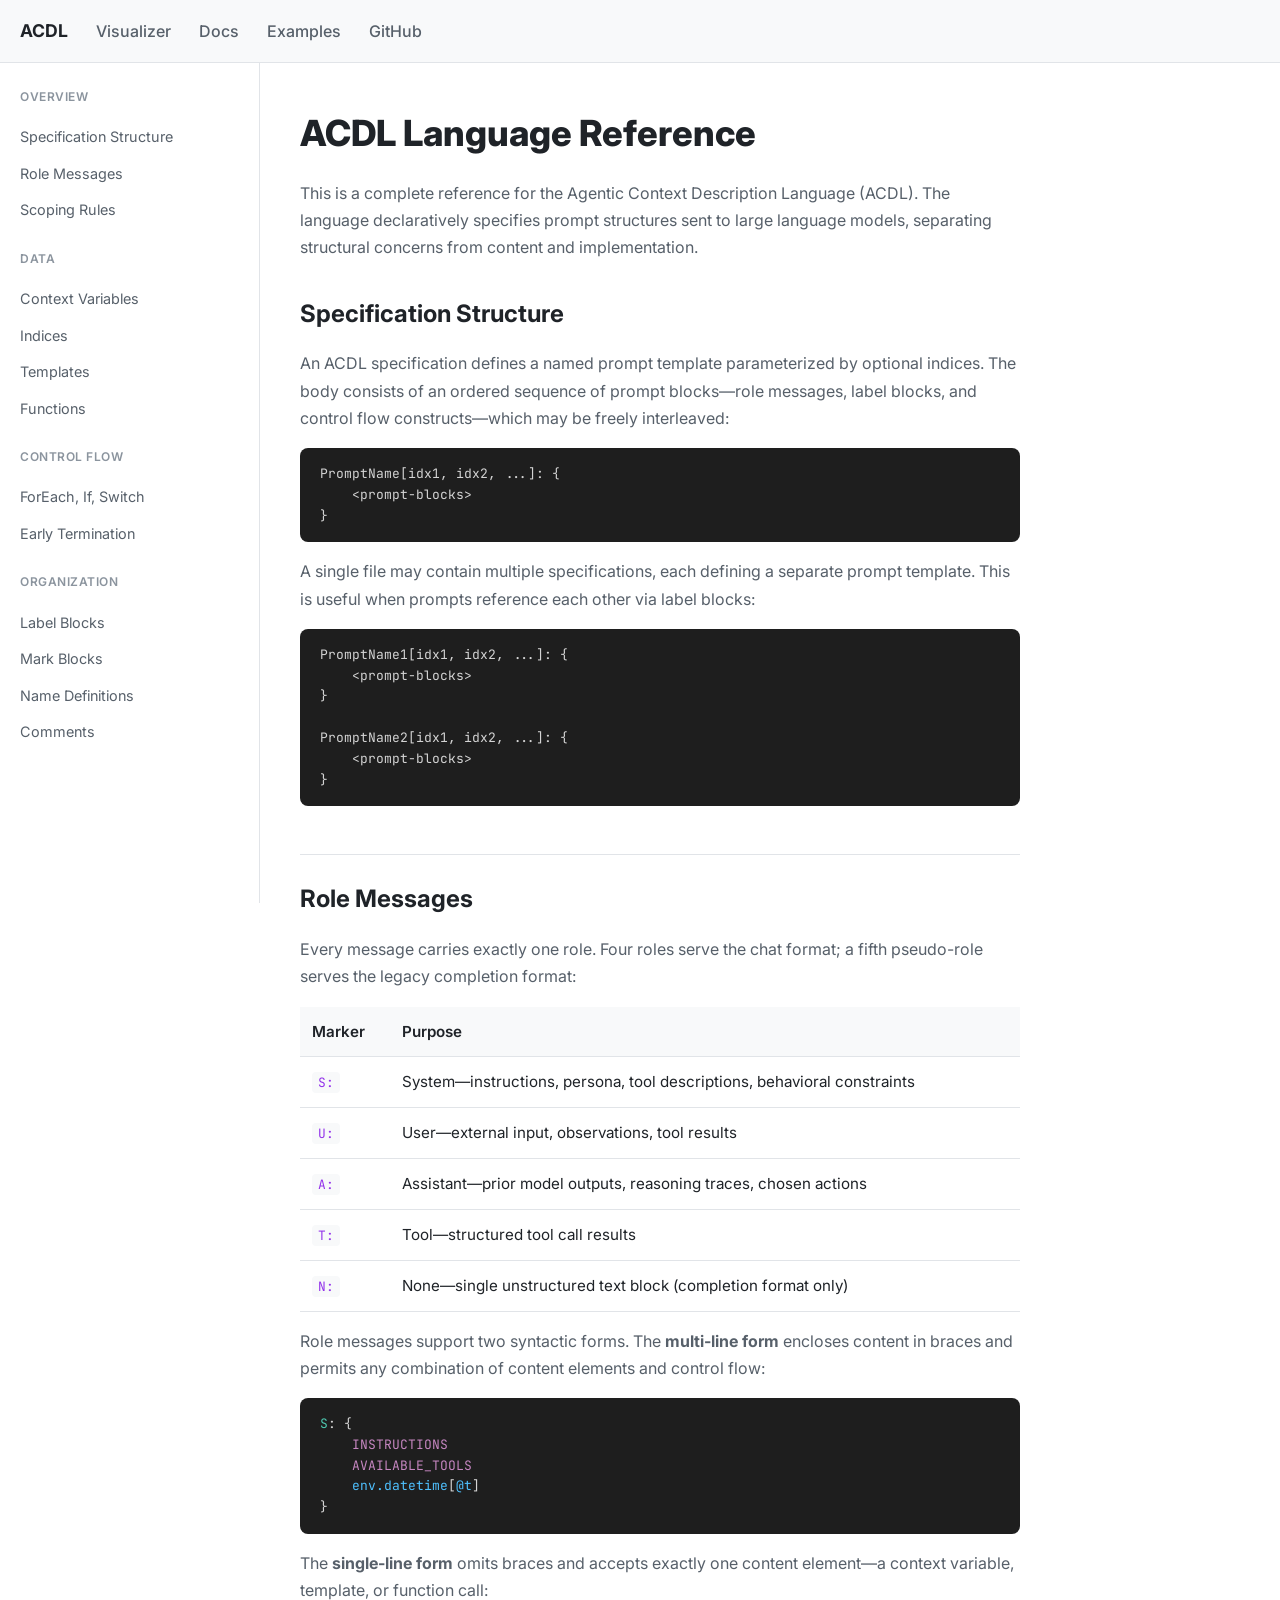
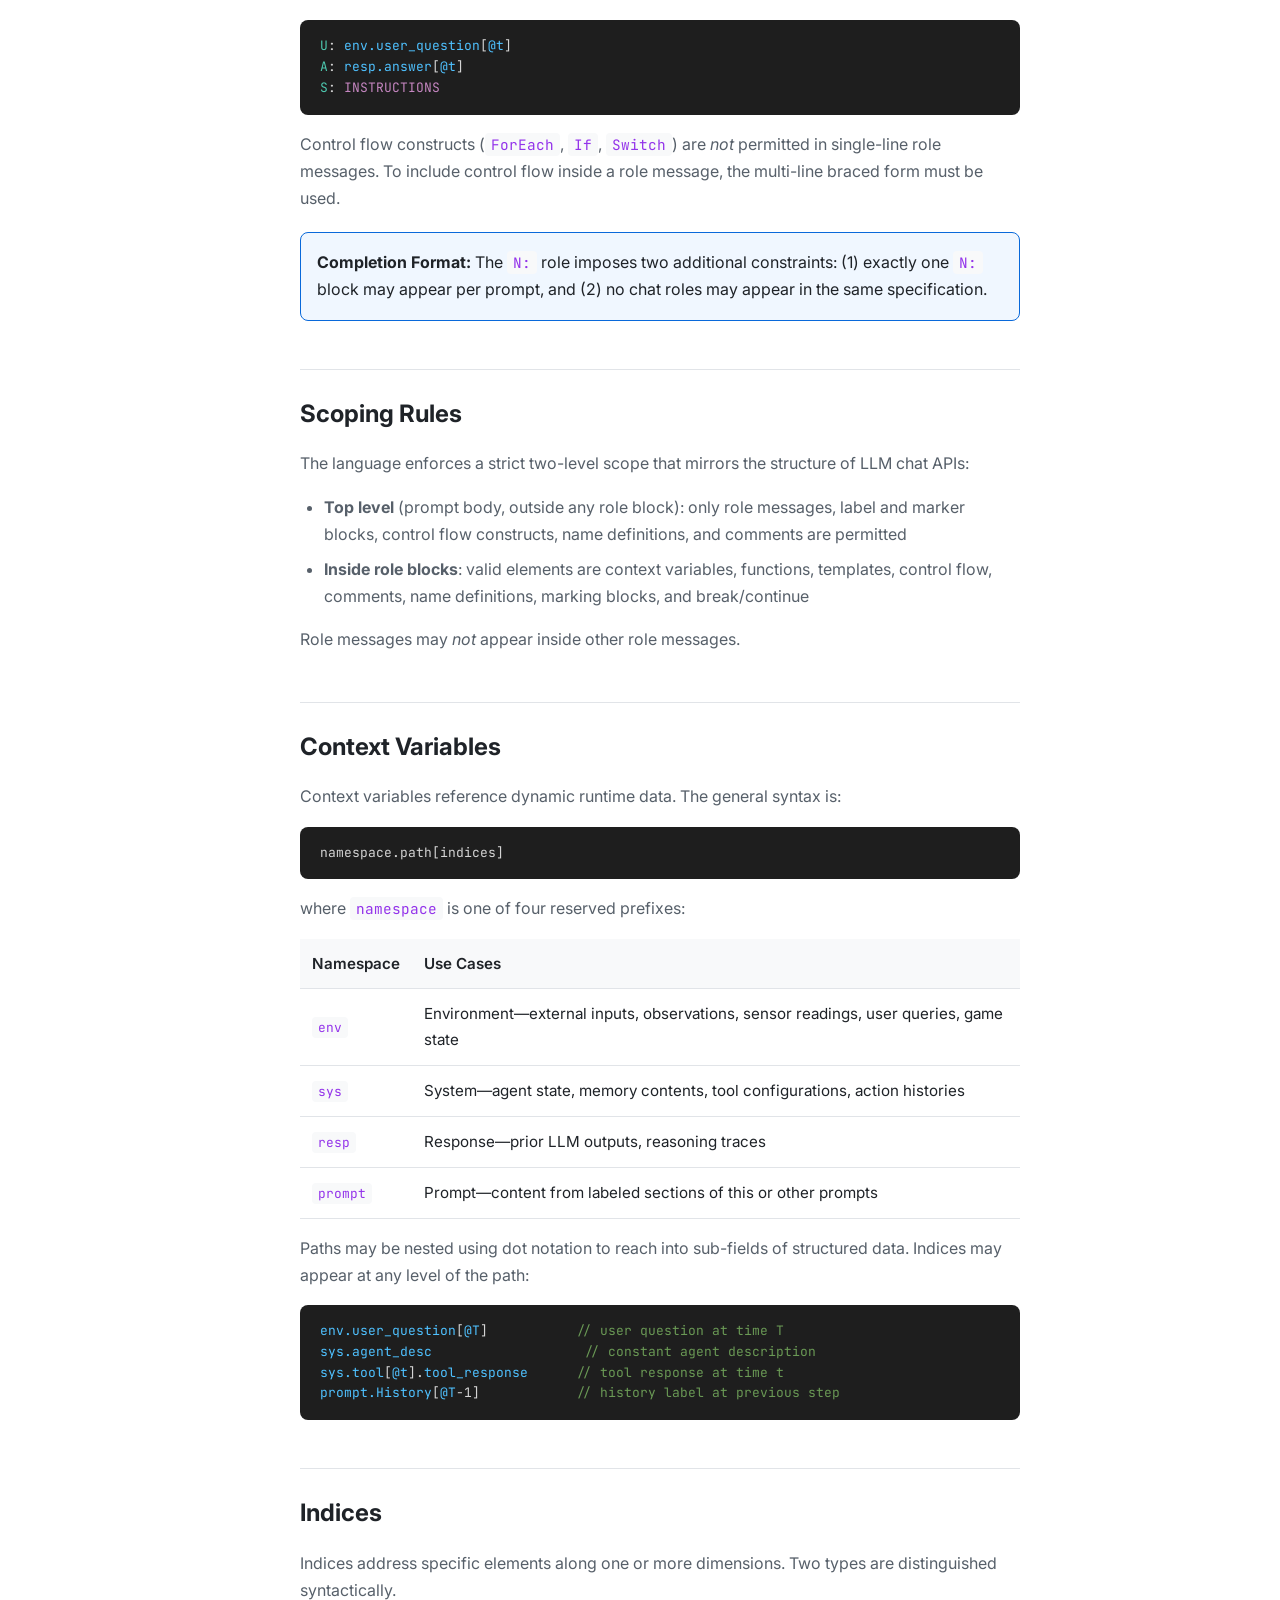
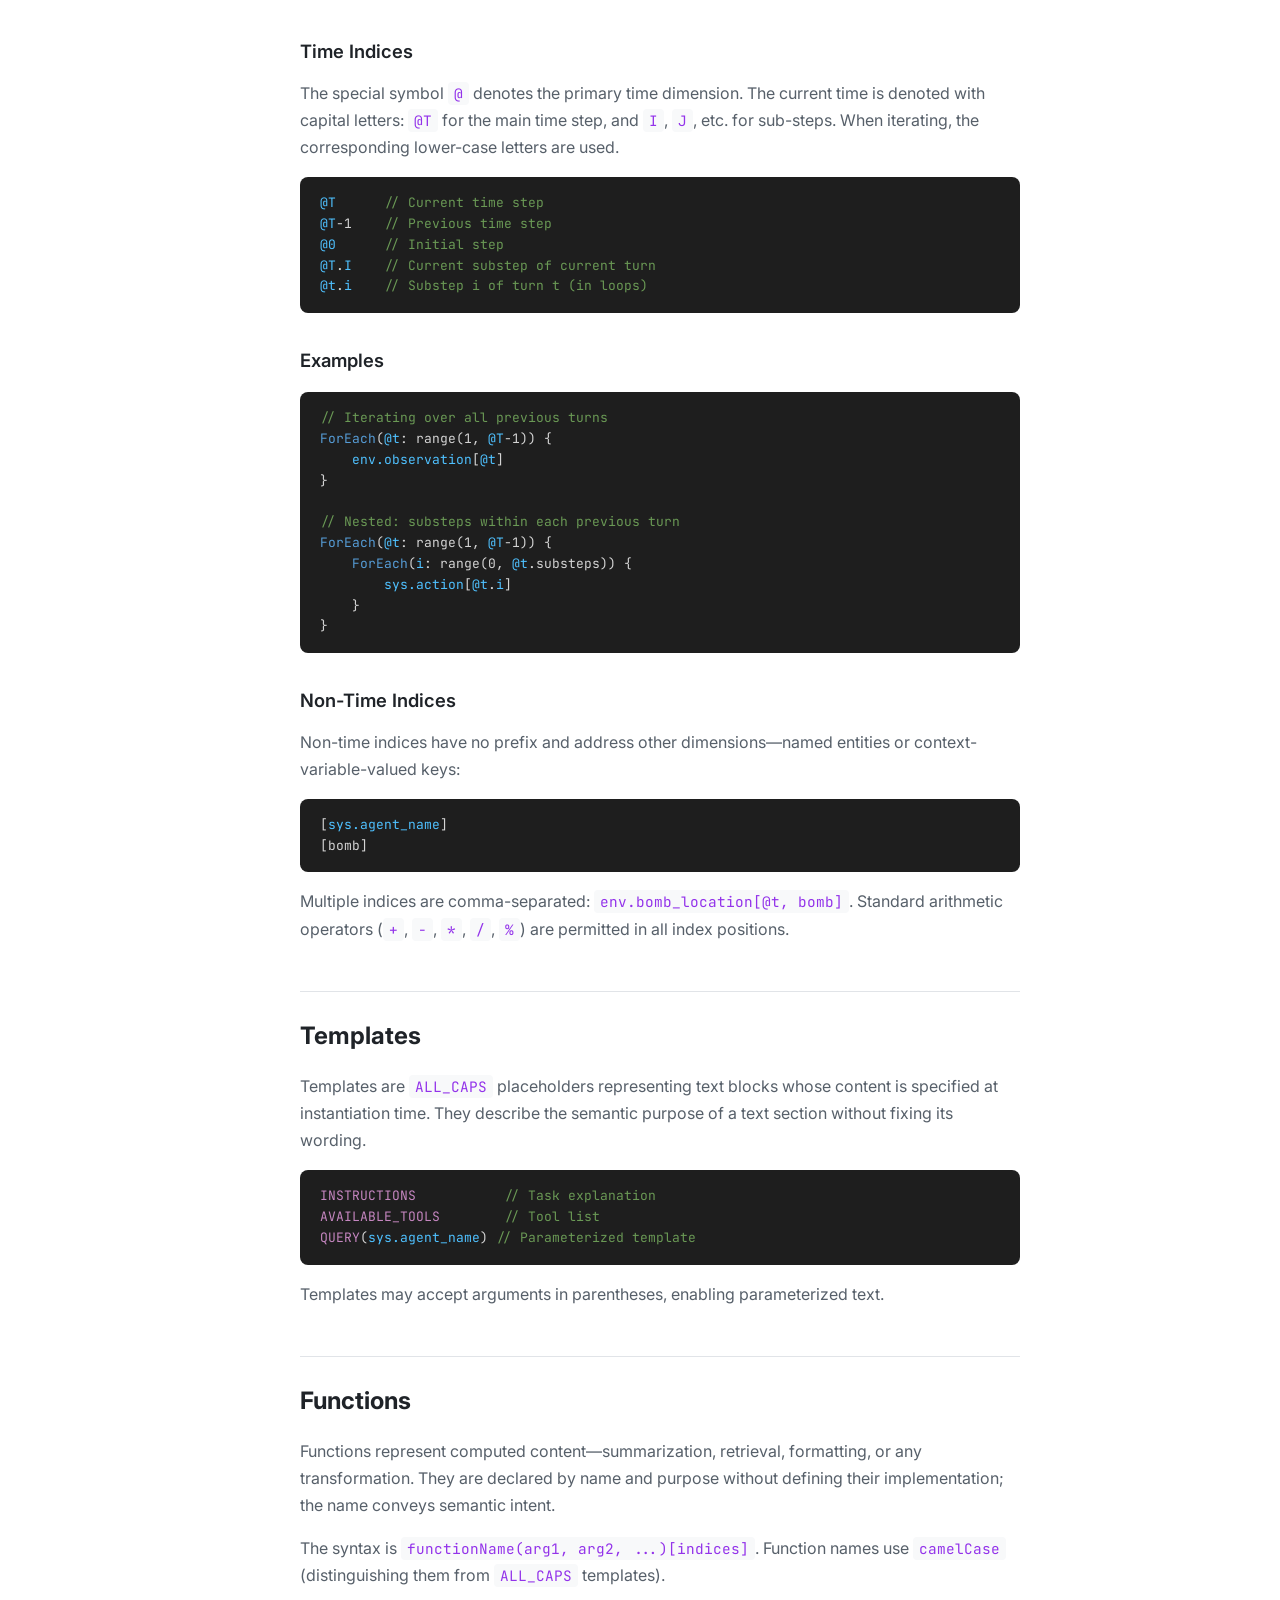
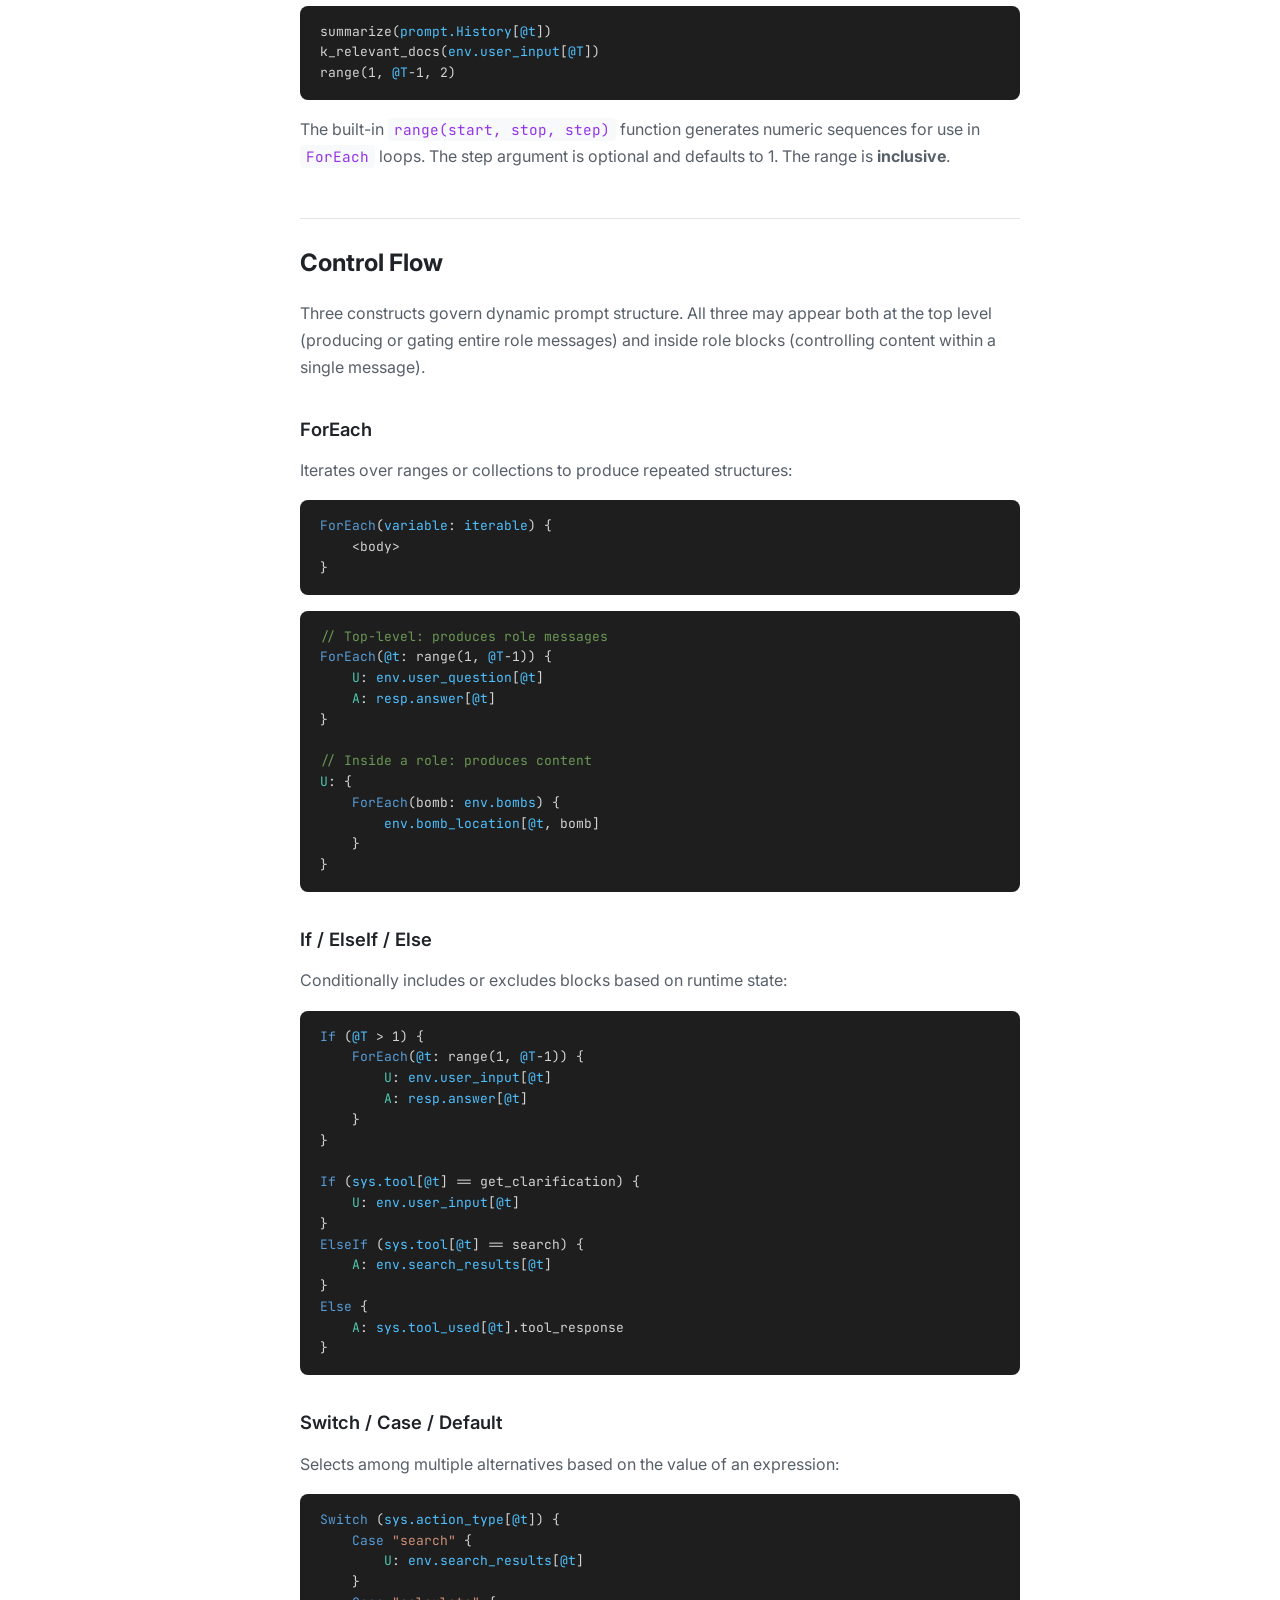
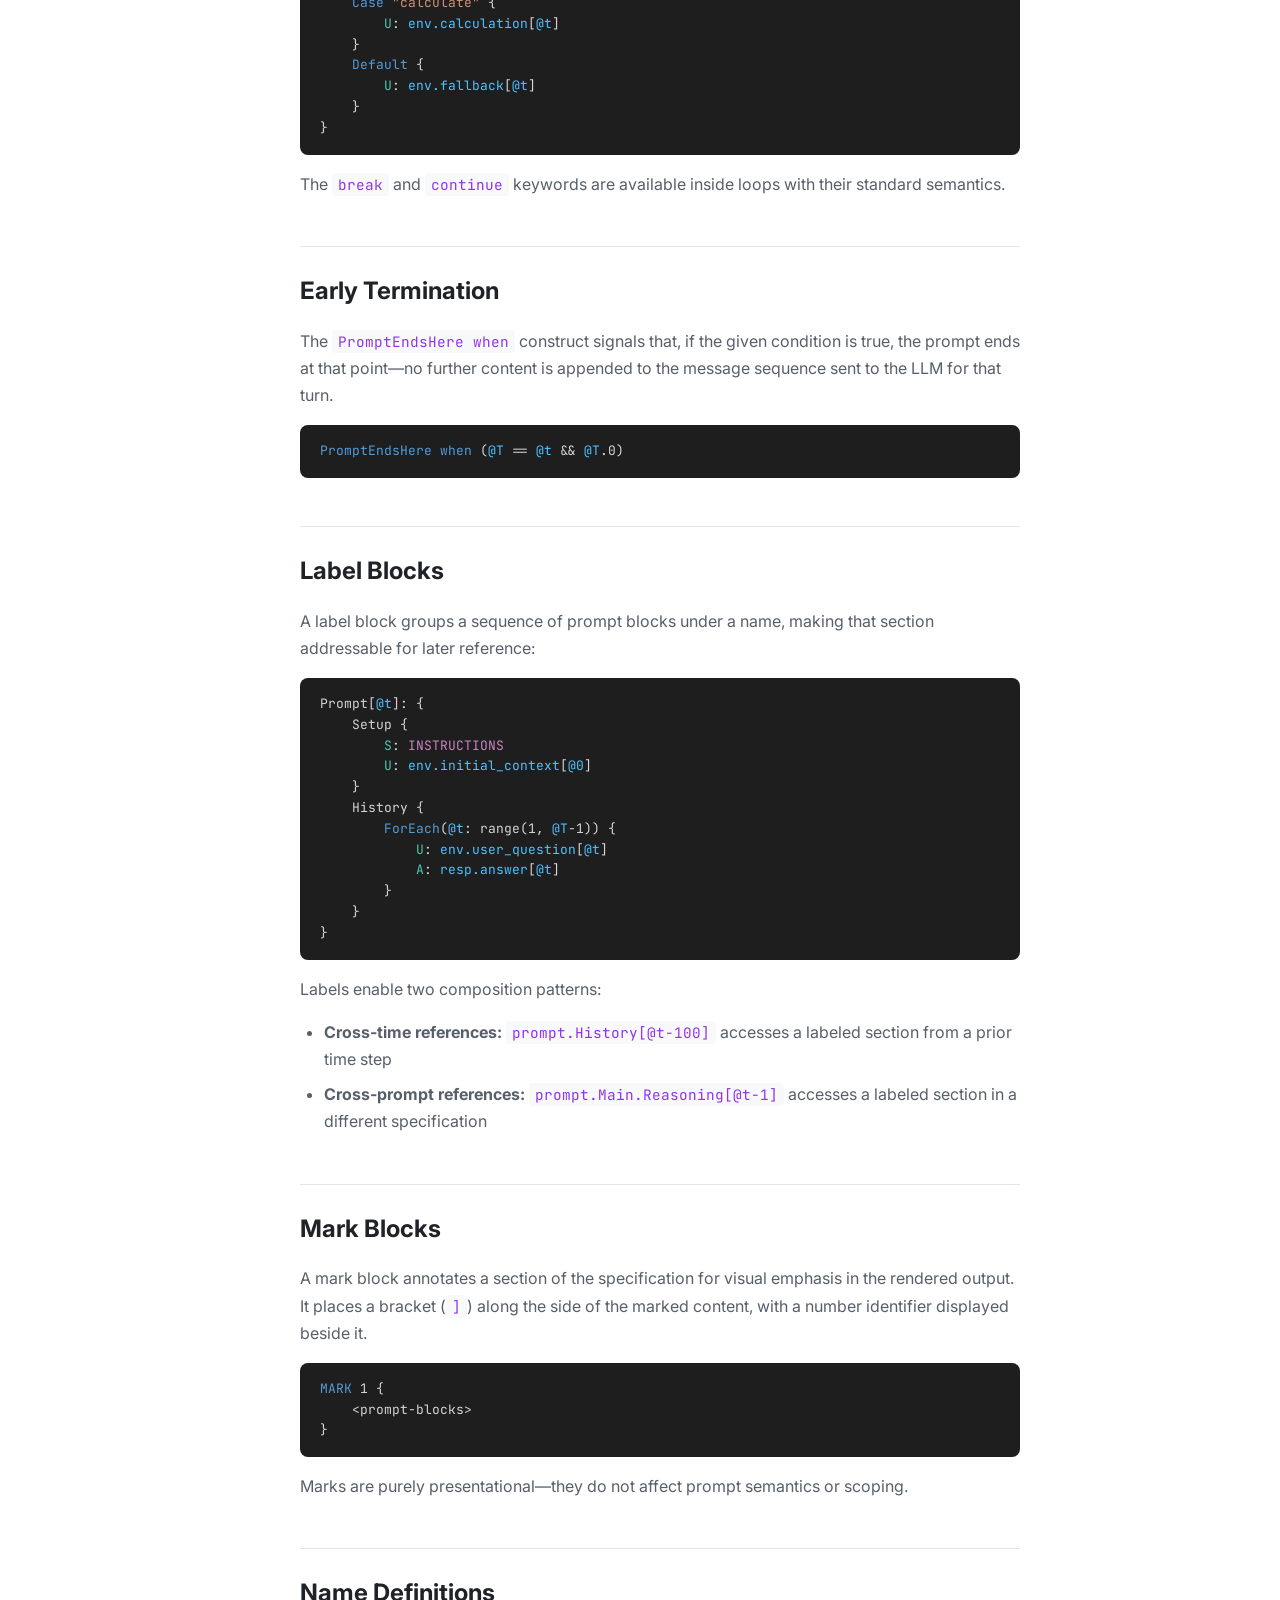
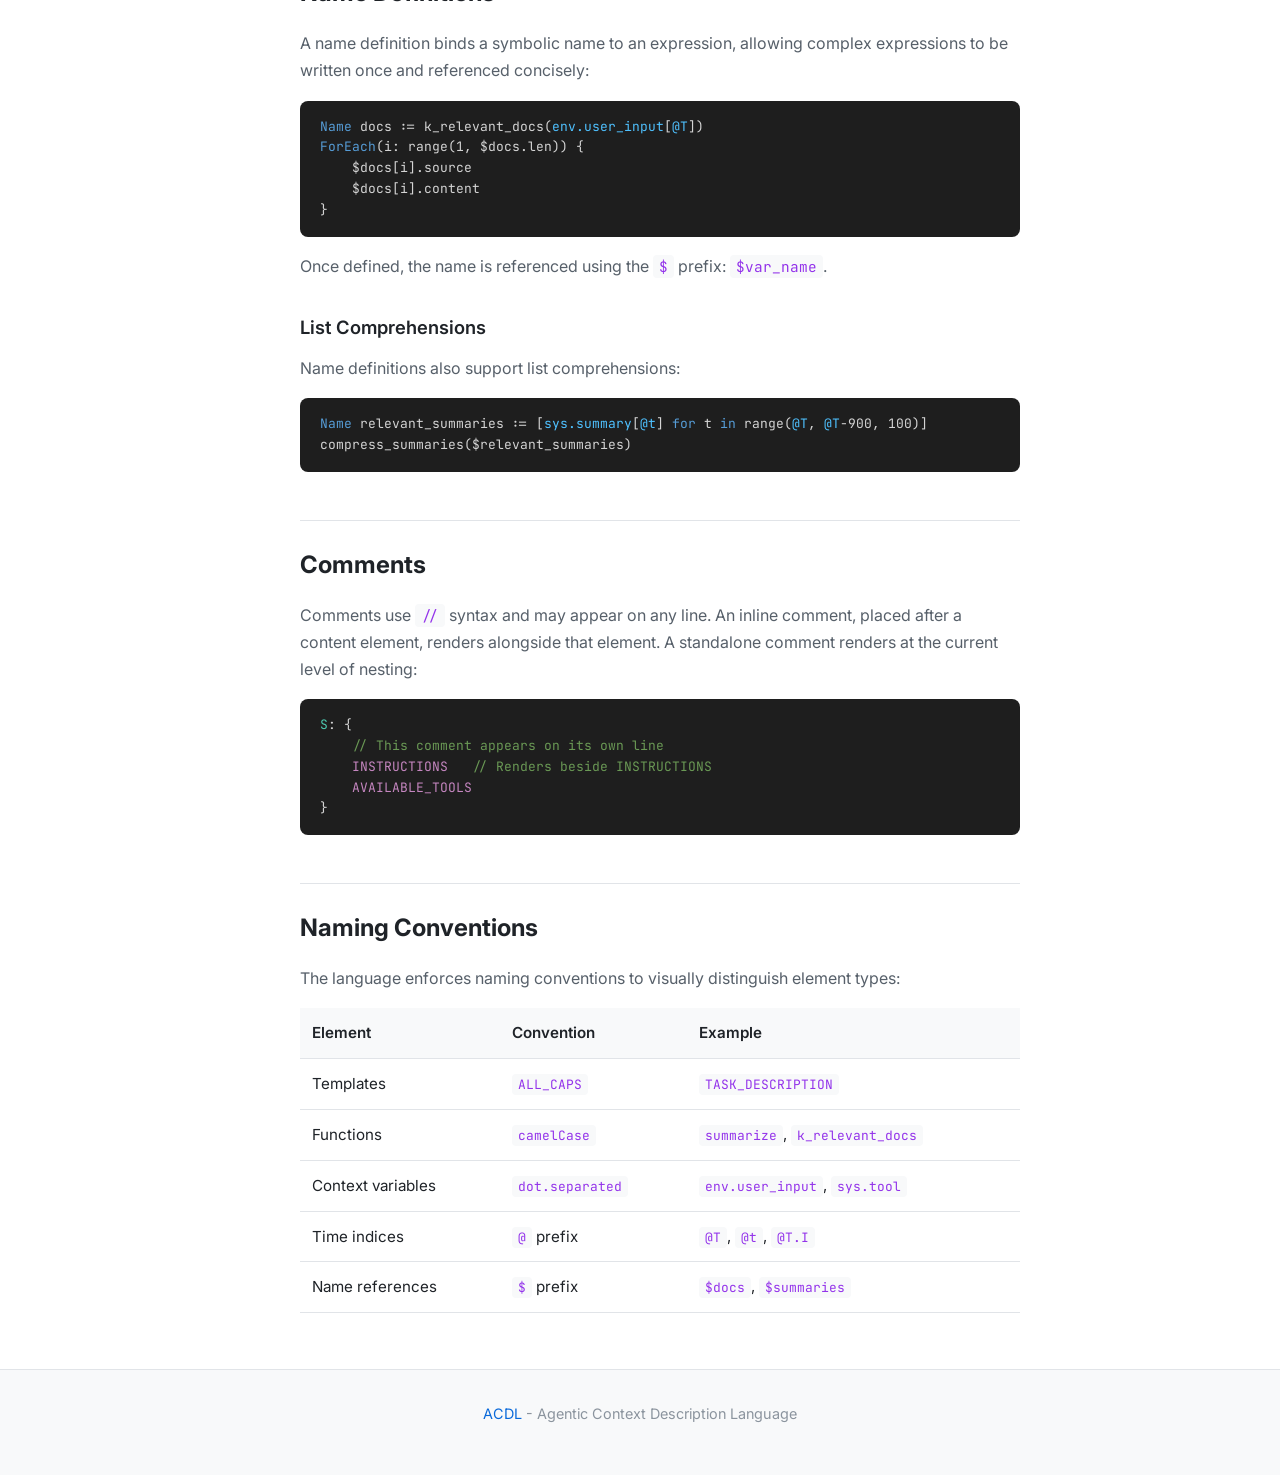
<file: SyntaxReference.html>
<!DOCTYPE html>
<html lang="en">
<head>
  <meta charset="UTF-8">
  <meta name="viewport" content="width=device-width, initial-scale=1.0">
  <title>Syntax Reference - ACDL</title>
  <link rel="preconnect" href="https://fonts.googleapis.com">
  <link rel="preconnect" href="https://fonts.gstatic.com" crossorigin>
  <link href="https://fonts.googleapis.com/css2?family=Inter:wght@400;500;600;700;800&family=JetBrains+Mono:wght@400;500;600&display=swap" rel="stylesheet">
  <style>
    :root {
      --bg-primary: #ffffff;
      --bg-secondary: #f8f9fa;
      --border-light: #e1e4e8;
      --border-medium: #d0d7de;
      --text-primary: #1f2328;
      --text-secondary: #57606a;
      --text-muted: #8b949e;
      --accent-blue: #0969da;
      --accent-purple: #9333ea;
      --accent-teal: #0da66b;
    }

    * { box-sizing: border-box; margin: 0; padding: 0; }

    body {
      font-family: 'Inter', -apple-system, BlinkMacSystemFont, 'Segoe UI', sans-serif;
      background: var(--bg-primary);
      color: var(--text-primary);
      line-height: 1.7;
    }

    /* Navigation */
    nav {
      background: var(--bg-secondary);
      border-bottom: 1px solid var(--border-light);
      padding: 16px 20px;
      position: sticky;
      top: 0;
      z-index: 100;
    }

    nav a {
      color: var(--text-secondary);
      text-decoration: none;
      font-weight: 500;
      margin-right: 24px;
    }

    nav a:hover { color: var(--accent-blue); }
    nav a.logo { color: var(--text-primary); font-weight: 700; font-size: 1.1rem; }

    /* Layout */
    .container {
      display: flex;
      max-width: 1400px;
      margin: 0 auto;
    }

    /* Sidebar */
    aside {
      width: 260px;
      padding: 24px 20px;
      border-right: 1px solid var(--border-light);
      position: sticky;
      top: 60px;
      height: calc(100vh - 60px);
      overflow-y: auto;
      flex-shrink: 0;
    }

    aside h4 {
      font-size: 0.75rem;
      font-weight: 600;
      text-transform: uppercase;
      letter-spacing: 0.5px;
      color: var(--text-muted);
      margin-bottom: 12px;
      margin-top: 20px;
    }

    aside h4:first-child { margin-top: 0; }

    aside a {
      display: block;
      color: var(--text-secondary);
      text-decoration: none;
      font-size: 0.9rem;
      padding: 6px 0;
    }

    aside a:hover { color: var(--accent-blue); }

    /* Main content */
    main {
      flex: 1;
      padding: 40px;
      max-width: 800px;
    }

    h1 {
      font-size: 2.25rem;
      font-weight: 800;
      margin-bottom: 16px;
      color: var(--text-primary);
    }

    h2 {
      font-size: 1.5rem;
      font-weight: 700;
      margin-top: 48px;
      margin-bottom: 16px;
      padding-top: 24px;
      border-top: 1px solid var(--border-light);
      color: var(--text-primary);
    }

    h2:first-of-type {
      margin-top: 32px;
      border-top: none;
      padding-top: 0;
    }

    h3 {
      font-size: 1.15rem;
      font-weight: 600;
      margin-top: 32px;
      margin-bottom: 12px;
      color: var(--text-primary);
    }

    p {
      color: var(--text-secondary);
      margin-bottom: 16px;
    }

    /* Code blocks */
    pre {
      background: #1e1e1e;
      border-radius: 8px;
      padding: 16px 20px;
      overflow-x: auto;
      margin: 16px 0;
      font-family: 'JetBrains Mono', monospace;
      font-size: 13px;
      line-height: 1.6;
      color: #d4d4d4;
    }

    code {
      font-family: 'JetBrains Mono', monospace;
      font-size: 0.9em;
      background: var(--bg-secondary);
      padding: 2px 6px;
      border-radius: 4px;
      color: var(--accent-purple);
    }

    pre code {
      background: none;
      padding: 0;
      color: inherit;
    }

    .keyword { color: #569cd6; }
    .role { color: #4ec9b0; }
    .template { color: #c586c0; }
    .context { color: #4fc1ff; }
    .comment { color: #6a9955; }
    .string { color: #ce9178; }

    /* Tables */
    table {
      width: 100%;
      border-collapse: collapse;
      margin: 16px 0;
      font-size: 0.95rem;
    }

    th, td {
      text-align: left;
      padding: 12px;
      border-bottom: 1px solid var(--border-light);
    }

    th {
      font-weight: 600;
      background: var(--bg-secondary);
    }

    td code {
      font-size: 0.85em;
    }

    /* Lists */
    ul, ol {
      margin: 16px 0;
      padding-left: 24px;
      color: var(--text-secondary);
    }

    li { margin-bottom: 8px; }

    /* Note boxes */
    .note {
      background: #f0f7ff;
      border: 1px solid #0969da;
      border-radius: 8px;
      padding: 16px;
      margin: 20px 0;
    }

    .note p { margin: 0; color: var(--text-primary); }

    /* Footer */
    footer {
      background: var(--bg-secondary);
      border-top: 1px solid var(--border-light);
      padding: 32px 20px;
      text-align: center;
    }

    footer a { color: var(--accent-blue); text-decoration: none; }
    footer p { font-size: 0.9rem; color: var(--text-muted); }

    @media (max-width: 900px) {
      aside { display: none; }
      main { padding: 24px 20px; }
    }
  </style>
</head>
<body>
  <nav>
    <a href="../index.html" class="logo">ACDL</a>
    <a href="../visualizer.html">Visualizer</a>
    <a href="SyntaxReference.html">Docs</a>
    <a href="../examples/">Examples</a>
    <a href="https://github.com/acdlang26/acdl">GitHub</a>
  </nav>

  <div class="container">
    <aside>
      <h4>Overview</h4>
      <a href="#specification-structure">Specification Structure</a>
      <a href="#role-messages">Role Messages</a>
      <a href="#scoping-rules">Scoping Rules</a>

      <h4>Data</h4>
      <a href="#context-variables">Context Variables</a>
      <a href="#indices">Indices</a>
      <a href="#templates">Templates</a>
      <a href="#functions">Functions</a>

      <h4>Control Flow</h4>
      <a href="#control-flow">ForEach, If, Switch</a>
      <a href="#early-termination">Early Termination</a>

      <h4>Organization</h4>
      <a href="#label-blocks">Label Blocks</a>
      <a href="#mark-blocks">Mark Blocks</a>
      <a href="#name-definitions">Name Definitions</a>
      <a href="#comments">Comments</a>
    </aside>

    <main>
      <h1>ACDL Language Reference</h1>
      <p>This is a complete reference for the Agentic Context Description Language (ACDL). The language declaratively specifies prompt structures sent to large language models, separating structural concerns from content and implementation.</p>

      <h2 id="specification-structure">Specification Structure</h2>
      <p>An ACDL specification defines a named prompt template parameterized by optional indices. The body consists of an ordered sequence of prompt blocks&mdash;role messages, label blocks, and control flow constructs&mdash;which may be freely interleaved:</p>

      <pre>PromptName[idx1, idx2, ...]: {
    &lt;prompt-blocks&gt;
}</pre>

      <p>A single file may contain multiple specifications, each defining a separate prompt template. This is useful when prompts reference each other via label blocks:</p>

      <pre>PromptName1[idx1, idx2, ...]: {
    &lt;prompt-blocks&gt;
}

PromptName2[idx1, idx2, ...]: {
    &lt;prompt-blocks&gt;
}</pre>

      <h2 id="role-messages">Role Messages</h2>
      <p>Every message carries exactly one role. Four roles serve the chat format; a fifth pseudo-role serves the legacy completion format:</p>

      <table>
        <tr><th>Marker</th><th>Purpose</th></tr>
        <tr><td><code>S:</code></td><td>System&mdash;instructions, persona, tool descriptions, behavioral constraints</td></tr>
        <tr><td><code>U:</code></td><td>User&mdash;external input, observations, tool results</td></tr>
        <tr><td><code>A:</code></td><td>Assistant&mdash;prior model outputs, reasoning traces, chosen actions</td></tr>
        <tr><td><code>T:</code></td><td>Tool&mdash;structured tool call results</td></tr>
        <tr><td><code>N:</code></td><td>None&mdash;single unstructured text block (completion format only)</td></tr>
      </table>

      <p>Role messages support two syntactic forms. The <strong>multi-line form</strong> encloses content in braces and permits any combination of content elements and control flow:</p>

      <pre><span class="role">S</span>: {
    <span class="template">INSTRUCTIONS</span>
    <span class="template">AVAILABLE_TOOLS</span>
    <span class="context">env.datetime</span>[<span class="context">@t</span>]
}</pre>

      <p>The <strong>single-line form</strong> omits braces and accepts exactly one content element&mdash;a context variable, template, or function call:</p>

      <pre><span class="role">U</span>: <span class="context">env.user_question</span>[<span class="context">@t</span>]
<span class="role">A</span>: <span class="context">resp.answer</span>[<span class="context">@t</span>]
<span class="role">S</span>: <span class="template">INSTRUCTIONS</span></pre>

      <p>Control flow constructs (<code>ForEach</code>, <code>If</code>, <code>Switch</code>) are <em>not</em> permitted in single-line role messages. To include control flow inside a role message, the multi-line braced form must be used.</p>

      <div class="note">
        <p><strong>Completion Format:</strong> The <code>N:</code> role imposes two additional constraints: (1) exactly one <code>N:</code> block may appear per prompt, and (2) no chat roles may appear in the same specification.</p>
      </div>

      <h2 id="scoping-rules">Scoping Rules</h2>
      <p>The language enforces a strict two-level scope that mirrors the structure of LLM chat APIs:</p>
      <ul>
        <li><strong>Top level</strong> (prompt body, outside any role block): only role messages, label and marker blocks, control flow constructs, name definitions, and comments are permitted</li>
        <li><strong>Inside role blocks</strong>: valid elements are context variables, functions, templates, control flow, comments, name definitions, marking blocks, and break/continue</li>
      </ul>
      <p>Role messages may <em>not</em> appear inside other role messages.</p>

      <h2 id="context-variables">Context Variables</h2>
      <p>Context variables reference dynamic runtime data. The general syntax is:</p>

      <pre>namespace.path[indices]</pre>

      <p>where <code>namespace</code> is one of four reserved prefixes:</p>

      <table>
        <tr><th>Namespace</th><th>Use Cases</th></tr>
        <tr><td><code>env</code></td><td>Environment&mdash;external inputs, observations, sensor readings, user queries, game state</td></tr>
        <tr><td><code>sys</code></td><td>System&mdash;agent state, memory contents, tool configurations, action histories</td></tr>
        <tr><td><code>resp</code></td><td>Response&mdash;prior LLM outputs, reasoning traces</td></tr>
        <tr><td><code>prompt</code></td><td>Prompt&mdash;content from labeled sections of this or other prompts</td></tr>
      </table>

      <p>Paths may be nested using dot notation to reach into sub-fields of structured data. Indices may appear at any level of the path:</p>

      <pre><span class="context">env.user_question</span>[<span class="context">@T</span>]           <span class="comment">// user question at time T</span>
<span class="context">sys.agent_desc</span>                   <span class="comment">// constant agent description</span>
<span class="context">sys.tool</span>[<span class="context">@t</span>].<span class="context">tool_response</span>      <span class="comment">// tool response at time t</span>
<span class="context">prompt.History</span>[<span class="context">@T</span>-1]            <span class="comment">// history label at previous step</span></pre>

      <h2 id="indices">Indices</h2>
      <p>Indices address specific elements along one or more dimensions. Two types are distinguished syntactically.</p>

      <h3>Time Indices</h3>
      <p>The special symbol <code>@</code> denotes the primary time dimension. The current time is denoted with capital letters: <code>@T</code> for the main time step, and <code>I</code>, <code>J</code>, etc. for sub-steps. When iterating, the corresponding lower-case letters are used.</p>

      <pre><span class="context">@T</span>      <span class="comment">// Current time step</span>
<span class="context">@T</span>-1    <span class="comment">// Previous time step</span>
<span class="context">@0</span>      <span class="comment">// Initial step</span>
<span class="context">@T</span>.<span class="context">I</span>    <span class="comment">// Current substep of current turn</span>
<span class="context">@t</span>.<span class="context">i</span>    <span class="comment">// Substep i of turn t (in loops)</span></pre>

      <h3>Examples</h3>
      <pre><span class="comment">// Iterating over all previous turns</span>
<span class="keyword">ForEach</span>(<span class="context">@t</span>: range(1, <span class="context">@T</span>-1)) {
    <span class="context">env.observation</span>[<span class="context">@t</span>]
}

<span class="comment">// Nested: substeps within each previous turn</span>
<span class="keyword">ForEach</span>(<span class="context">@t</span>: range(1, <span class="context">@T</span>-1)) {
    <span class="keyword">ForEach</span>(<span class="context">i</span>: range(0, <span class="context">@t</span>.substeps)) {
        <span class="context">sys.action</span>[<span class="context">@t</span>.<span class="context">i</span>]
    }
}</pre>

      <h3>Non-Time Indices</h3>
      <p>Non-time indices have no prefix and address other dimensions&mdash;named entities or context-variable-valued keys:</p>

      <pre>[<span class="context">sys.agent_name</span>]
[bomb]</pre>

      <p>Multiple indices are comma-separated: <code>env.bomb_location[@t, bomb]</code>. Standard arithmetic operators (<code>+</code>, <code>-</code>, <code>*</code>, <code>/</code>, <code>%</code>) are permitted in all index positions.</p>

      <h2 id="templates">Templates</h2>
      <p>Templates are <code>ALL_CAPS</code> placeholders representing text blocks whose content is specified at instantiation time. They describe the semantic purpose of a text section without fixing its wording.</p>

      <pre><span class="template">INSTRUCTIONS</span>           <span class="comment">// Task explanation</span>
<span class="template">AVAILABLE_TOOLS</span>        <span class="comment">// Tool list</span>
<span class="template">QUERY</span>(<span class="context">sys.agent_name</span>) <span class="comment">// Parameterized template</span></pre>

      <p>Templates may accept arguments in parentheses, enabling parameterized text.</p>

      <h2 id="functions">Functions</h2>
      <p>Functions represent computed content&mdash;summarization, retrieval, formatting, or any transformation. They are declared by name and purpose without defining their implementation; the name conveys semantic intent.</p>

      <p>The syntax is <code>functionName(arg1, arg2, ...)[indices]</code>. Function names use <code>camelCase</code> (distinguishing them from <code>ALL_CAPS</code> templates).</p>

      <pre>summarize(<span class="context">prompt.History</span>[<span class="context">@t</span>])
k_relevant_docs(<span class="context">env.user_input</span>[<span class="context">@T</span>])
range(1, <span class="context">@T</span>-1, 2)</pre>

      <p>The built-in <code>range(start, stop, step)</code> function generates numeric sequences for use in <code>ForEach</code> loops. The step argument is optional and defaults to 1. The range is <strong>inclusive</strong>.</p>

      <h2 id="control-flow">Control Flow</h2>
      <p>Three constructs govern dynamic prompt structure. All three may appear both at the top level (producing or gating entire role messages) and inside role blocks (controlling content within a single message).</p>

      <h3>ForEach</h3>
      <p>Iterates over ranges or collections to produce repeated structures:</p>

      <pre><span class="keyword">ForEach</span>(<span class="context">variable</span>: <span class="context">iterable</span>) {
    &lt;body&gt;
}</pre>

      <pre><span class="comment">// Top-level: produces role messages</span>
<span class="keyword">ForEach</span>(<span class="context">@t</span>: range(1, <span class="context">@T</span>-1)) {
    <span class="role">U</span>: <span class="context">env.user_question</span>[<span class="context">@t</span>]
    <span class="role">A</span>: <span class="context">resp.answer</span>[<span class="context">@t</span>]
}

<span class="comment">// Inside a role: produces content</span>
<span class="role">U</span>: {
    <span class="keyword">ForEach</span>(bomb: <span class="context">env.bombs</span>) {
        <span class="context">env.bomb_location</span>[<span class="context">@t</span>, bomb]
    }
}</pre>

      <h3>If / ElseIf / Else</h3>
      <p>Conditionally includes or excludes blocks based on runtime state:</p>

      <pre><span class="keyword">If</span> (<span class="context">@T</span> &gt; 1) {
    <span class="keyword">ForEach</span>(<span class="context">@t</span>: range(1, <span class="context">@T</span>-1)) {
        <span class="role">U</span>: <span class="context">env.user_input</span>[<span class="context">@t</span>]
        <span class="role">A</span>: <span class="context">resp.answer</span>[<span class="context">@t</span>]
    }
}

<span class="keyword">If</span> (<span class="context">sys.tool</span>[<span class="context">@t</span>] == get_clarification) {
    <span class="role">U</span>: <span class="context">env.user_input</span>[<span class="context">@t</span>]
}
<span class="keyword">ElseIf</span> (<span class="context">sys.tool</span>[<span class="context">@t</span>] == search) {
    <span class="role">A</span>: <span class="context">env.search_results</span>[<span class="context">@t</span>]
}
<span class="keyword">Else</span> {
    <span class="role">A</span>: <span class="context">sys.tool_used</span>[<span class="context">@t</span>].tool_response
}</pre>

      <h3>Switch / Case / Default</h3>
      <p>Selects among multiple alternatives based on the value of an expression:</p>

      <pre><span class="keyword">Switch</span> (<span class="context">sys.action_type</span>[<span class="context">@t</span>]) {
    <span class="keyword">Case</span> <span class="string">"search"</span> {
        <span class="role">U</span>: <span class="context">env.search_results</span>[<span class="context">@t</span>]
    }
    <span class="keyword">Case</span> <span class="string">"calculate"</span> {
        <span class="role">U</span>: <span class="context">env.calculation</span>[<span class="context">@t</span>]
    }
    <span class="keyword">Default</span> {
        <span class="role">U</span>: <span class="context">env.fallback</span>[<span class="context">@t</span>]
    }
}</pre>

      <p>The <code>break</code> and <code>continue</code> keywords are available inside loops with their standard semantics.</p>

      <h2 id="early-termination">Early Termination</h2>
      <p>The <code>PromptEndsHere when</code> construct signals that, if the given condition is true, the prompt ends at that point&mdash;no further content is appended to the message sequence sent to the LLM for that turn.</p>

      <pre><span class="keyword">PromptEndsHere when</span> (<span class="context">@T</span> == <span class="context">@t</span> && <span class="context">@T</span>.0)</pre>

      <h2 id="label-blocks">Label Blocks</h2>
      <p>A label block groups a sequence of prompt blocks under a name, making that section addressable for later reference:</p>

      <pre>Prompt[<span class="context">@t</span>]: {
    Setup {
        <span class="role">S</span>: <span class="template">INSTRUCTIONS</span>
        <span class="role">U</span>: <span class="context">env.initial_context</span>[<span class="context">@0</span>]
    }
    History {
        <span class="keyword">ForEach</span>(<span class="context">@t</span>: range(1, <span class="context">@T</span>-1)) {
            <span class="role">U</span>: <span class="context">env.user_question</span>[<span class="context">@t</span>]
            <span class="role">A</span>: <span class="context">resp.answer</span>[<span class="context">@t</span>]
        }
    }
}</pre>

      <p>Labels enable two composition patterns:</p>
      <ul>
        <li><strong>Cross-time references:</strong> <code>prompt.History[@t-100]</code> accesses a labeled section from a prior time step</li>
        <li><strong>Cross-prompt references:</strong> <code>prompt.Main.Reasoning[@t-1]</code> accesses a labeled section in a different specification</li>
      </ul>

      <h2 id="mark-blocks">Mark Blocks</h2>
      <p>A mark block annotates a section of the specification for visual emphasis in the rendered output. It places a bracket (<code>]</code>) along the side of the marked content, with a number identifier displayed beside it.</p>

      <pre><span class="keyword">MARK</span> 1 {
    &lt;prompt-blocks&gt;
}</pre>

      <p>Marks are purely presentational&mdash;they do not affect prompt semantics or scoping.</p>

      <h2 id="name-definitions">Name Definitions</h2>
      <p>A name definition binds a symbolic name to an expression, allowing complex expressions to be written once and referenced concisely:</p>

      <pre><span class="keyword">Name</span> docs := k_relevant_docs(<span class="context">env.user_input</span>[<span class="context">@T</span>])
<span class="keyword">ForEach</span>(i: range(1, $docs.len)) {
    $docs[i].source
    $docs[i].content
}</pre>

      <p>Once defined, the name is referenced using the <code>$</code> prefix: <code>$var_name</code>.</p>

      <h3>List Comprehensions</h3>
      <p>Name definitions also support list comprehensions:</p>

      <pre><span class="keyword">Name</span> relevant_summaries := [<span class="context">sys.summary</span>[<span class="context">@t</span>] <span class="keyword">for</span> t <span class="keyword">in</span> range(<span class="context">@T</span>, <span class="context">@T</span>-900, 100)]
compress_summaries($relevant_summaries)</pre>

      <h2 id="comments">Comments</h2>
      <p>Comments use <code>//</code> syntax and may appear on any line. An inline comment, placed after a content element, renders alongside that element. A standalone comment renders at the current level of nesting:</p>

      <pre><span class="role">S</span>: {
    <span class="comment">// This comment appears on its own line</span>
    <span class="template">INSTRUCTIONS</span>   <span class="comment">// Renders beside INSTRUCTIONS</span>
    <span class="template">AVAILABLE_TOOLS</span>
}</pre>

      <h2>Naming Conventions</h2>
      <p>The language enforces naming conventions to visually distinguish element types:</p>
      <table>
        <tr><th>Element</th><th>Convention</th><th>Example</th></tr>
        <tr><td>Templates</td><td><code>ALL_CAPS</code></td><td><code>TASK_DESCRIPTION</code></td></tr>
        <tr><td>Functions</td><td><code>camelCase</code></td><td><code>summarize</code>, <code>k_relevant_docs</code></td></tr>
        <tr><td>Context variables</td><td><code>dot.separated</code></td><td><code>env.user_input</code>, <code>sys.tool</code></td></tr>
        <tr><td>Time indices</td><td><code>@</code> prefix</td><td><code>@T</code>, <code>@t</code>, <code>@T.I</code></td></tr>
        <tr><td>Name references</td><td><code>$</code> prefix</td><td><code>$docs</code>, <code>$summaries</code></td></tr>
      </table>
    </main>
  </div>

  <footer>
    <p><a href="../index.html">ACDL</a> - Agentic Context Description Language</p>
  </footer>
</body>
</html>
</file>
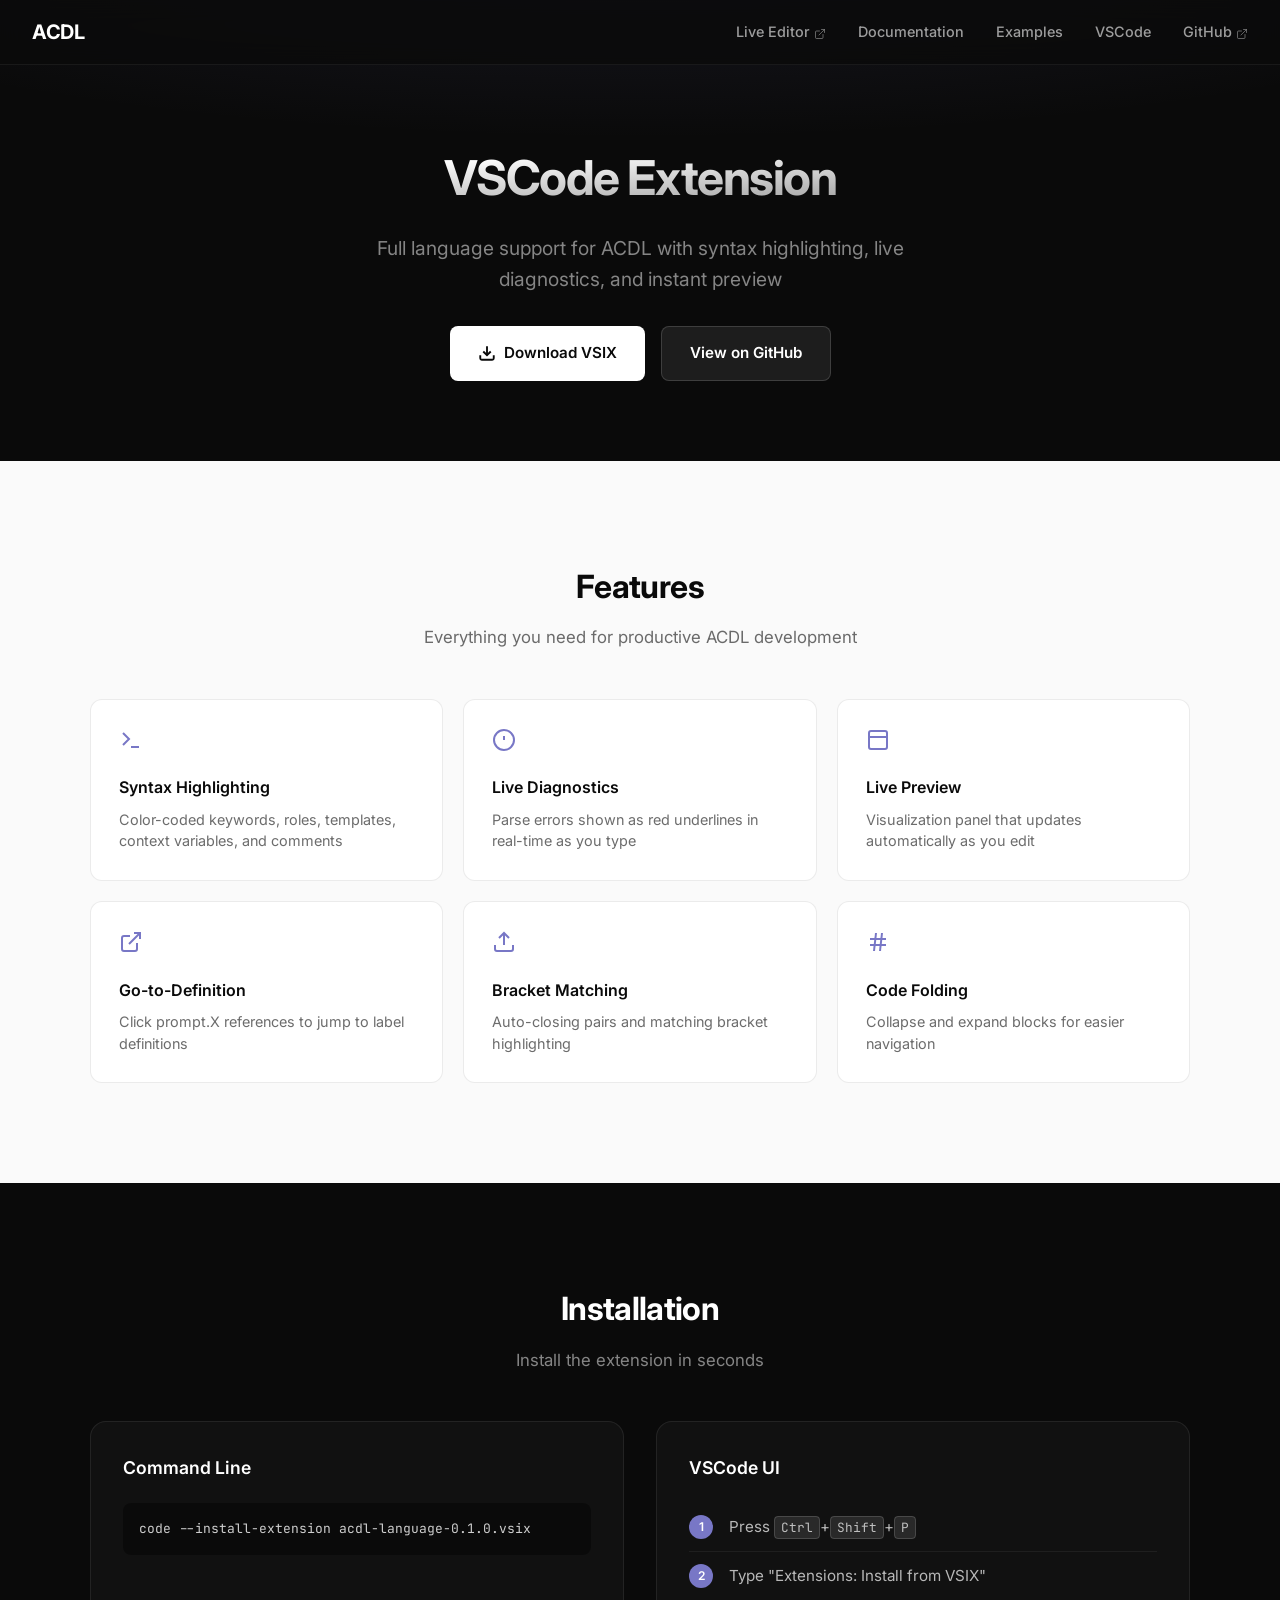
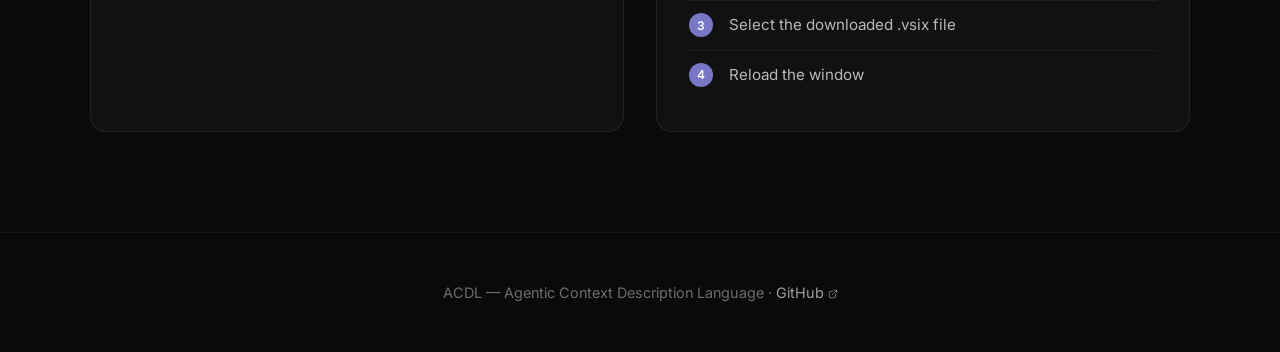
<file: vscode.html>
<!DOCTYPE html>
<html lang="en">
<head>
  <meta charset="UTF-8">
  <meta name="viewport" content="width=device-width, initial-scale=1.0">
  <title>VSCode Extension - ACDL</title>
  <link rel="preconnect" href="https://fonts.googleapis.com">
  <link rel="preconnect" href="https://fonts.gstatic.com" crossorigin>
  <link href="https://fonts.googleapis.com/css2?family=Inter:wght@400;500;600;700&family=JetBrains+Mono:wght@400;500&display=swap" rel="stylesheet">
  <link rel="stylesheet" href="shared/styles.css">
  <style>
    /* Page-specific styles */
    .feature-card svg {
      width: 24px;
      height: 24px;
      color: #7877c6;
      margin-bottom: 16px;
    }

    /* Installation */
    .install-section {
      background: #0a0a0a;
    }

    .install-section .section-header h2,
    .install-section .section-header p {
      color: #fff;
    }

    .install-section .section-header p {
      color: rgba(255,255,255,0.5);
    }

    .install-grid {
      display: grid;
      grid-template-columns: 1fr 1fr;
      gap: 32px;
    }

    .install-card {
      background: rgba(255,255,255,0.03);
      border: 1px solid rgba(255,255,255,0.08);
      border-radius: 16px;
      padding: 32px;
    }

    .install-card h3 {
      font-size: 1.1rem;
      font-weight: 600;
      margin-bottom: 20px;
      color: #fff;
    }

    .install-code {
      background: rgba(0,0,0,0.4);
      border-radius: 8px;
      padding: 16px;
      font-family: 'JetBrains Mono', monospace;
      font-size: 13px;
      color: rgba(255,255,255,0.8);
      overflow-x: auto;
    }

    .install-steps {
      list-style: none;
    }

    .install-steps li {
      display: flex;
      gap: 16px;
      padding: 12px 0;
      border-bottom: 1px solid rgba(255,255,255,0.06);
      color: rgba(255,255,255,0.7);
      font-size: 0.95rem;
    }

    .install-steps li:last-child {
      border-bottom: none;
    }

    .step-num {
      width: 24px;
      height: 24px;
      background: #7877c6;
      border-radius: 50%;
      display: flex;
      align-items: center;
      justify-content: center;
      font-size: 0.75rem;
      font-weight: 600;
      color: #fff;
      flex-shrink: 0;
    }

    kbd {
      background: rgba(255,255,255,0.1);
      border: 1px solid rgba(255,255,255,0.15);
      border-radius: 4px;
      padding: 2px 6px;
      font-family: 'JetBrains Mono', monospace;
      font-size: 0.8rem;
    }

    @media (max-width: 900px) {
      .install-grid {
        grid-template-columns: 1fr;
      }
    }
  </style>
</head>
<body>
  <nav>
  <a href="index.html" class="nav-logo">ACDL</a>
  <div class="nav-links">
    <a href="visualizer.html" class="external">Live Editor</a>
    <a href="syntax-reference.html">Documentation</a>
    <a href="examples/index.html">Examples</a>
    <a href="vscode.html">VSCode</a>
    <a href="https://github.com/acdlang26/acdl" class="external">GitHub</a>
  </div>
</nav>

  <section class="hero">
    <h1>VSCode Extension</h1>
    <p>Full language support for ACDL with syntax highlighting, live diagnostics, and instant preview</p>
    <div class="hero-buttons">
      <a href="https://github.com/acdlang26/acdl/raw/main/extension/acdl-language-0.1.0.vsix" class="btn btn-primary">
        <svg width="18" height="18" viewBox="0 0 24 24" fill="none" stroke="currentColor" stroke-width="2.5">
          <path d="M21 15v4a2 2 0 0 1-2 2H5a2 2 0 0 1-2-2v-4"></path>
          <polyline points="7 10 12 15 17 10"></polyline>
          <line x1="12" y1="15" x2="12" y2="3"></line>
        </svg>
        Download VSIX
      </a>
      <a href="https://github.com/acdlang26/acdl" class="btn btn-secondary">View on GitHub</a>
    </div>
  </section>

  <section class="section section-light">
    <div class="container">
      <div class="section-header">
        <h2>Features</h2>
        <p>Everything you need for productive ACDL development</p>
      </div>

      <div class="features-grid">
        <div class="feature-card">
          <svg viewBox="0 0 24 24" fill="none" stroke="currentColor" stroke-width="2">
            <polyline points="4 17 10 11 4 5"></polyline>
            <line x1="12" y1="19" x2="20" y2="19"></line>
          </svg>
          <h3>Syntax Highlighting</h3>
          <p>Color-coded keywords, roles, templates, context variables, and comments</p>
        </div>
        <div class="feature-card">
          <svg viewBox="0 0 24 24" fill="none" stroke="currentColor" stroke-width="2">
            <circle cx="12" cy="12" r="10"></circle>
            <line x1="12" y1="8" x2="12" y2="12"></line>
            <line x1="12" y1="16" x2="12.01" y2="16"></line>
          </svg>
          <h3>Live Diagnostics</h3>
          <p>Parse errors shown as red underlines in real-time as you type</p>
        </div>
        <div class="feature-card">
          <svg viewBox="0 0 24 24" fill="none" stroke="currentColor" stroke-width="2">
            <rect x="3" y="3" width="18" height="18" rx="2" ry="2"></rect>
            <line x1="3" y1="9" x2="21" y2="9"></line>
          </svg>
          <h3>Live Preview</h3>
          <p>Visualization panel that updates automatically as you edit</p>
        </div>
        <div class="feature-card">
          <svg viewBox="0 0 24 24" fill="none" stroke="currentColor" stroke-width="2">
            <path d="M18 13v6a2 2 0 0 1-2 2H5a2 2 0 0 1-2-2V8a2 2 0 0 1 2-2h6"></path>
            <polyline points="15 3 21 3 21 9"></polyline>
            <line x1="10" y1="14" x2="21" y2="3"></line>
          </svg>
          <h3>Go-to-Definition</h3>
          <p>Click prompt.X references to jump to label definitions</p>
        </div>
        <div class="feature-card">
          <svg viewBox="0 0 24 24" fill="none" stroke="currentColor" stroke-width="2">
            <path d="M21 15v4a2 2 0 0 1-2 2H5a2 2 0 0 1-2-2v-4"></path>
            <polyline points="17 8 12 3 7 8"></polyline>
            <line x1="12" y1="3" x2="12" y2="15"></line>
          </svg>
          <h3>Bracket Matching</h3>
          <p>Auto-closing pairs and matching bracket highlighting</p>
        </div>
        <div class="feature-card">
          <svg viewBox="0 0 24 24" fill="none" stroke="currentColor" stroke-width="2">
            <line x1="4" y1="9" x2="20" y2="9"></line>
            <line x1="4" y1="15" x2="20" y2="15"></line>
            <line x1="10" y1="3" x2="8" y2="21"></line>
            <line x1="16" y1="3" x2="14" y2="21"></line>
          </svg>
          <h3>Code Folding</h3>
          <p>Collapse and expand blocks for easier navigation</p>
        </div>
      </div>
    </div>
  </section>

  <section class="section install-section">
    <div class="container">
      <div class="section-header">
        <h2>Installation</h2>
        <p>Install the extension in seconds</p>
      </div>

      <div class="install-grid">
        <div class="install-card">
          <h3>Command Line</h3>
          <div class="install-code">
            code --install-extension acdl-language-0.1.0.vsix
          </div>
        </div>
        <div class="install-card">
          <h3>VSCode UI</h3>
          <ol class="install-steps">
            <li>
              <span class="step-num">1</span>
              <span>Press <kbd>Ctrl</kbd>+<kbd>Shift</kbd>+<kbd>P</kbd></span>
            </li>
            <li>
              <span class="step-num">2</span>
              <span>Type "Extensions: Install from VSIX"</span>
            </li>
            <li>
              <span class="step-num">3</span>
              <span>Select the downloaded .vsix file</span>
            </li>
            <li>
              <span class="step-num">4</span>
              <span>Reload the window</span>
            </li>
          </ol>
        </div>
      </div>
    </div>
  </section>

  <footer>
  <p>ACDL &mdash; Agentic Context Description Language &middot; <a href="https://github.com/acdlang26/acdl" class="external">GitHub</a></p>
</footer>
</body>
</html>
</file>
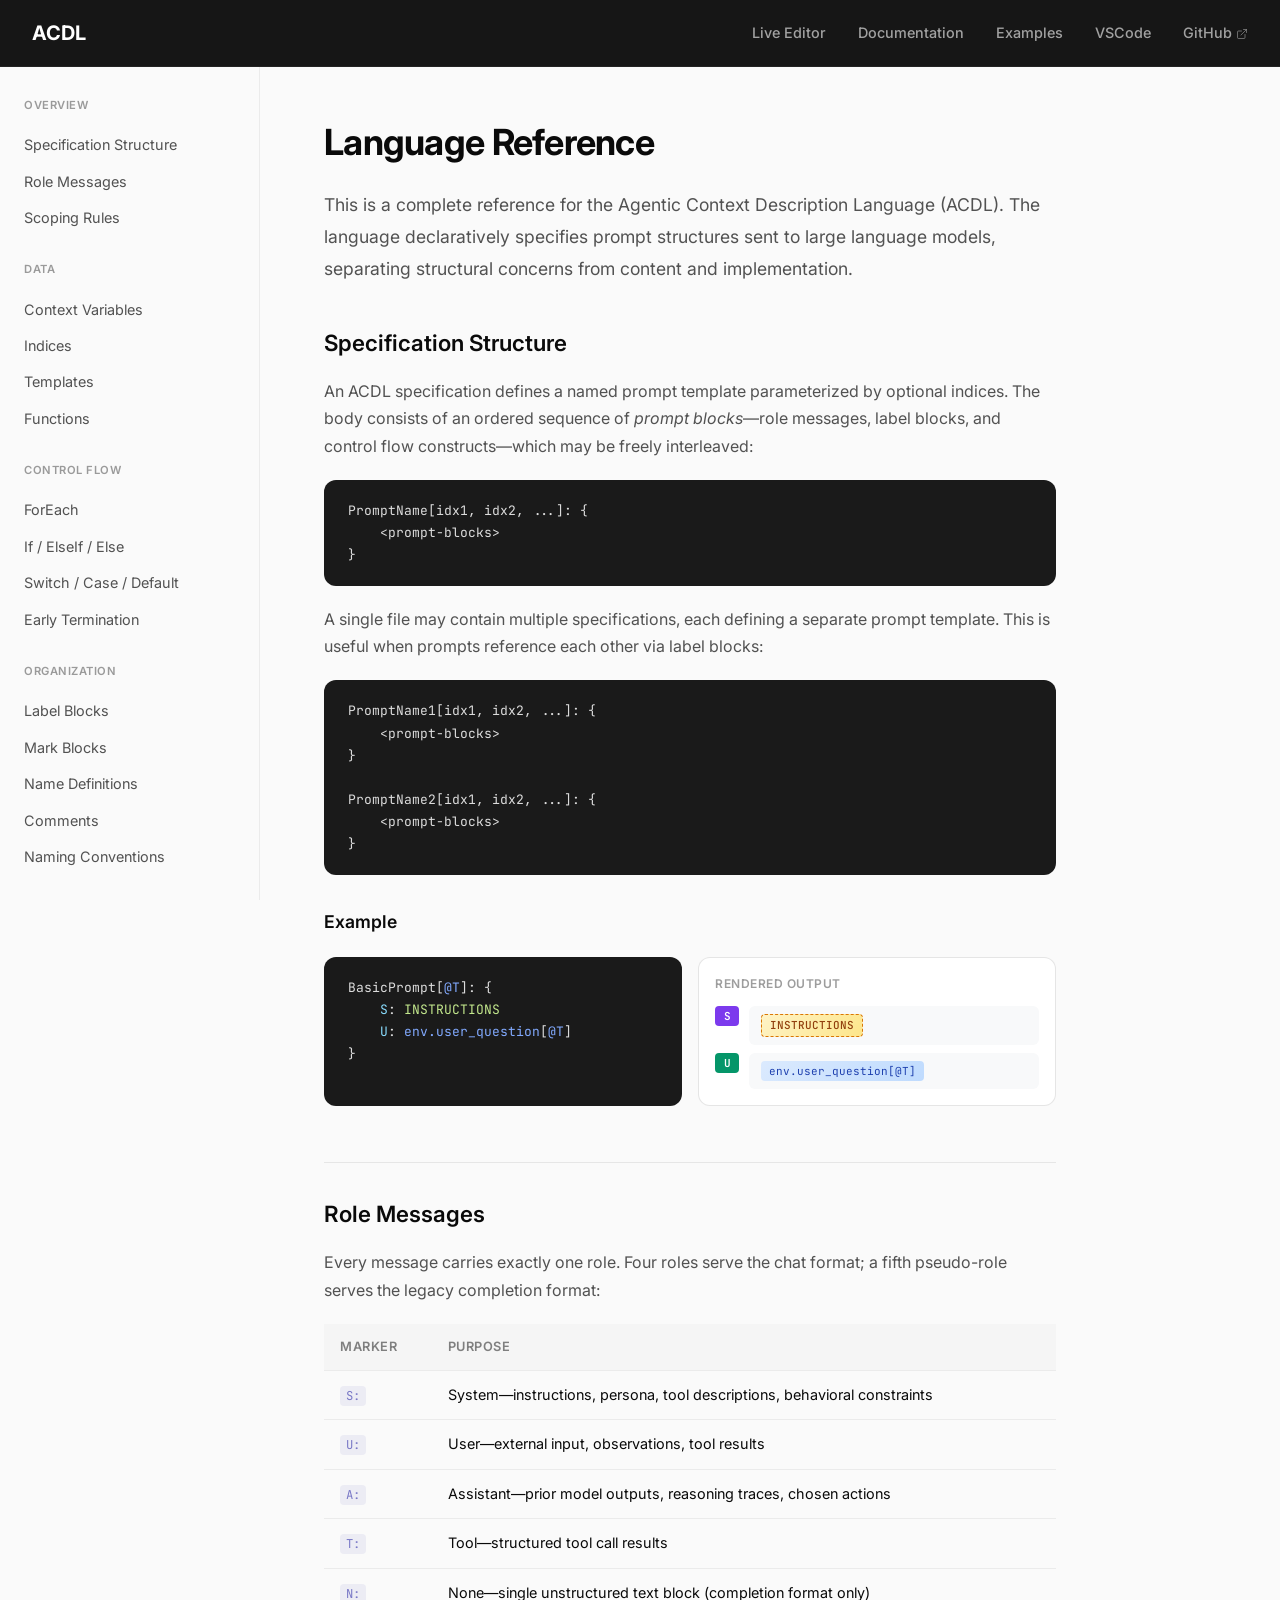
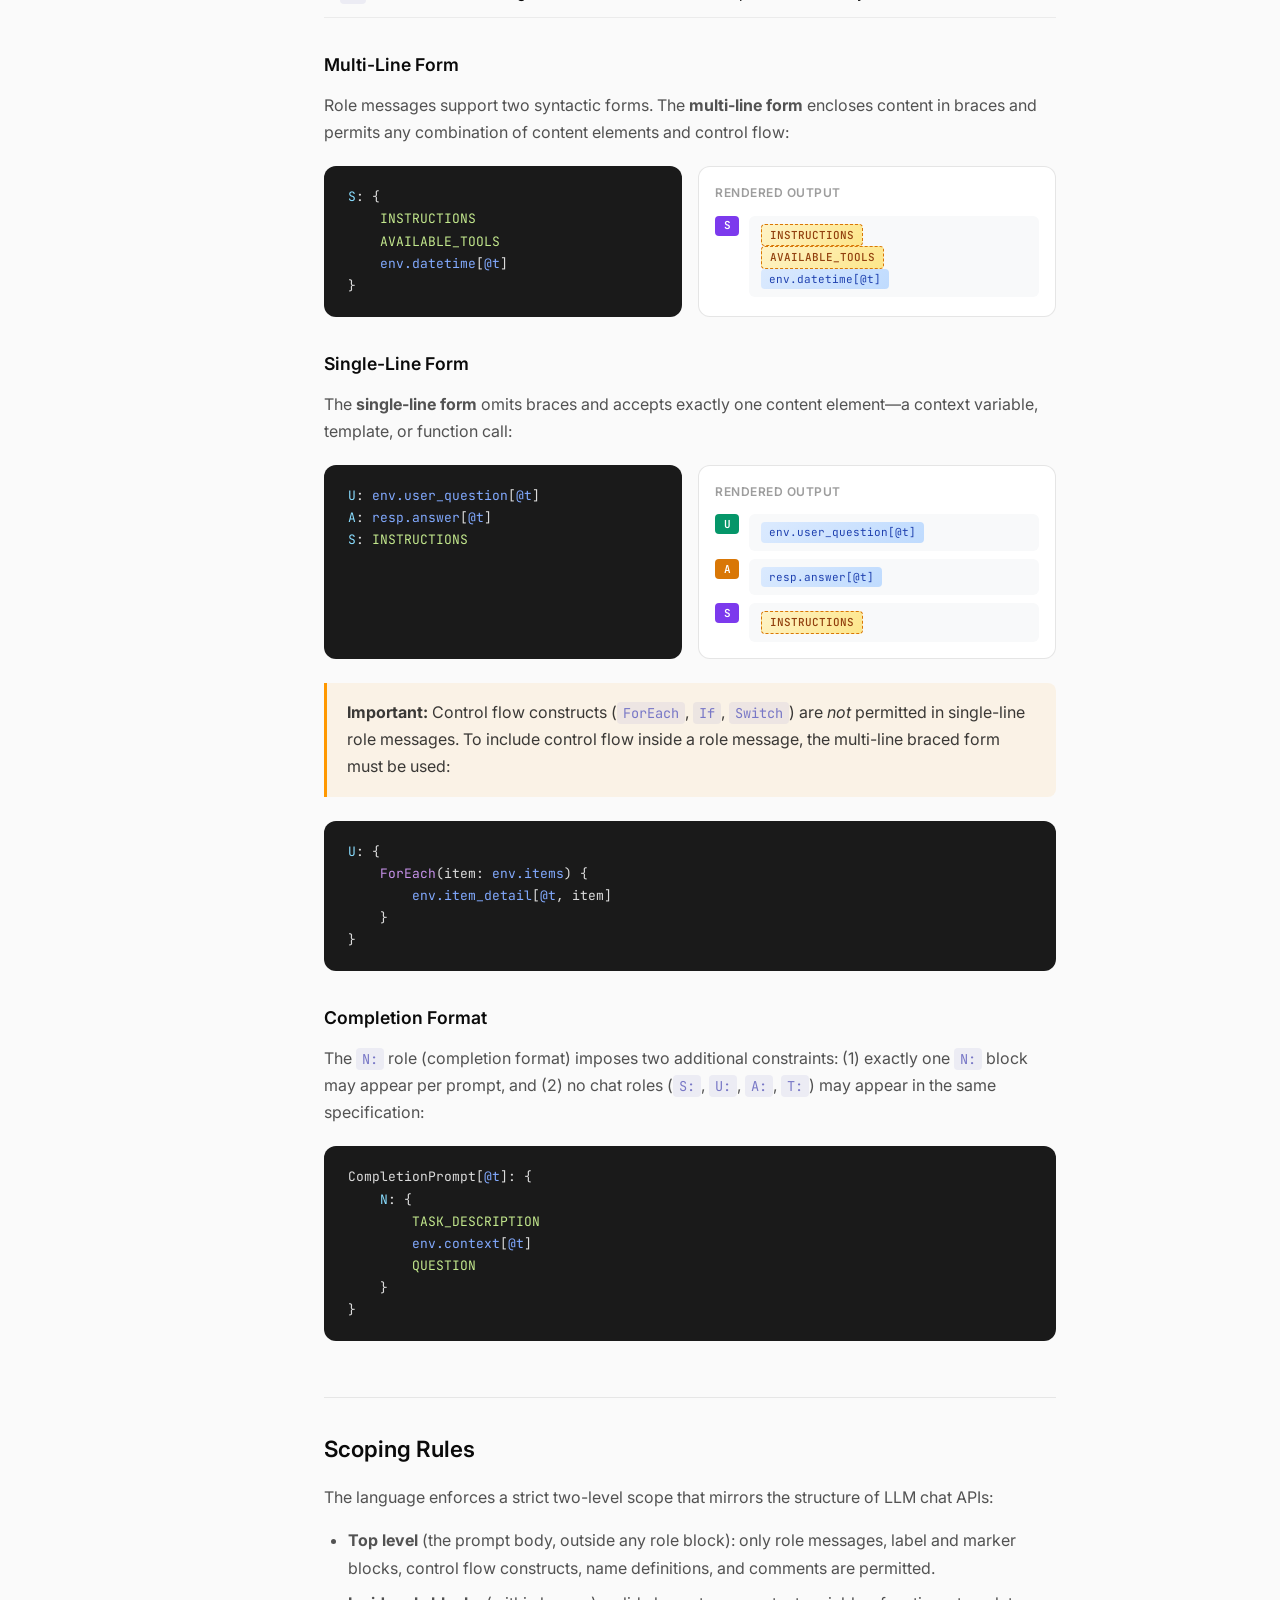
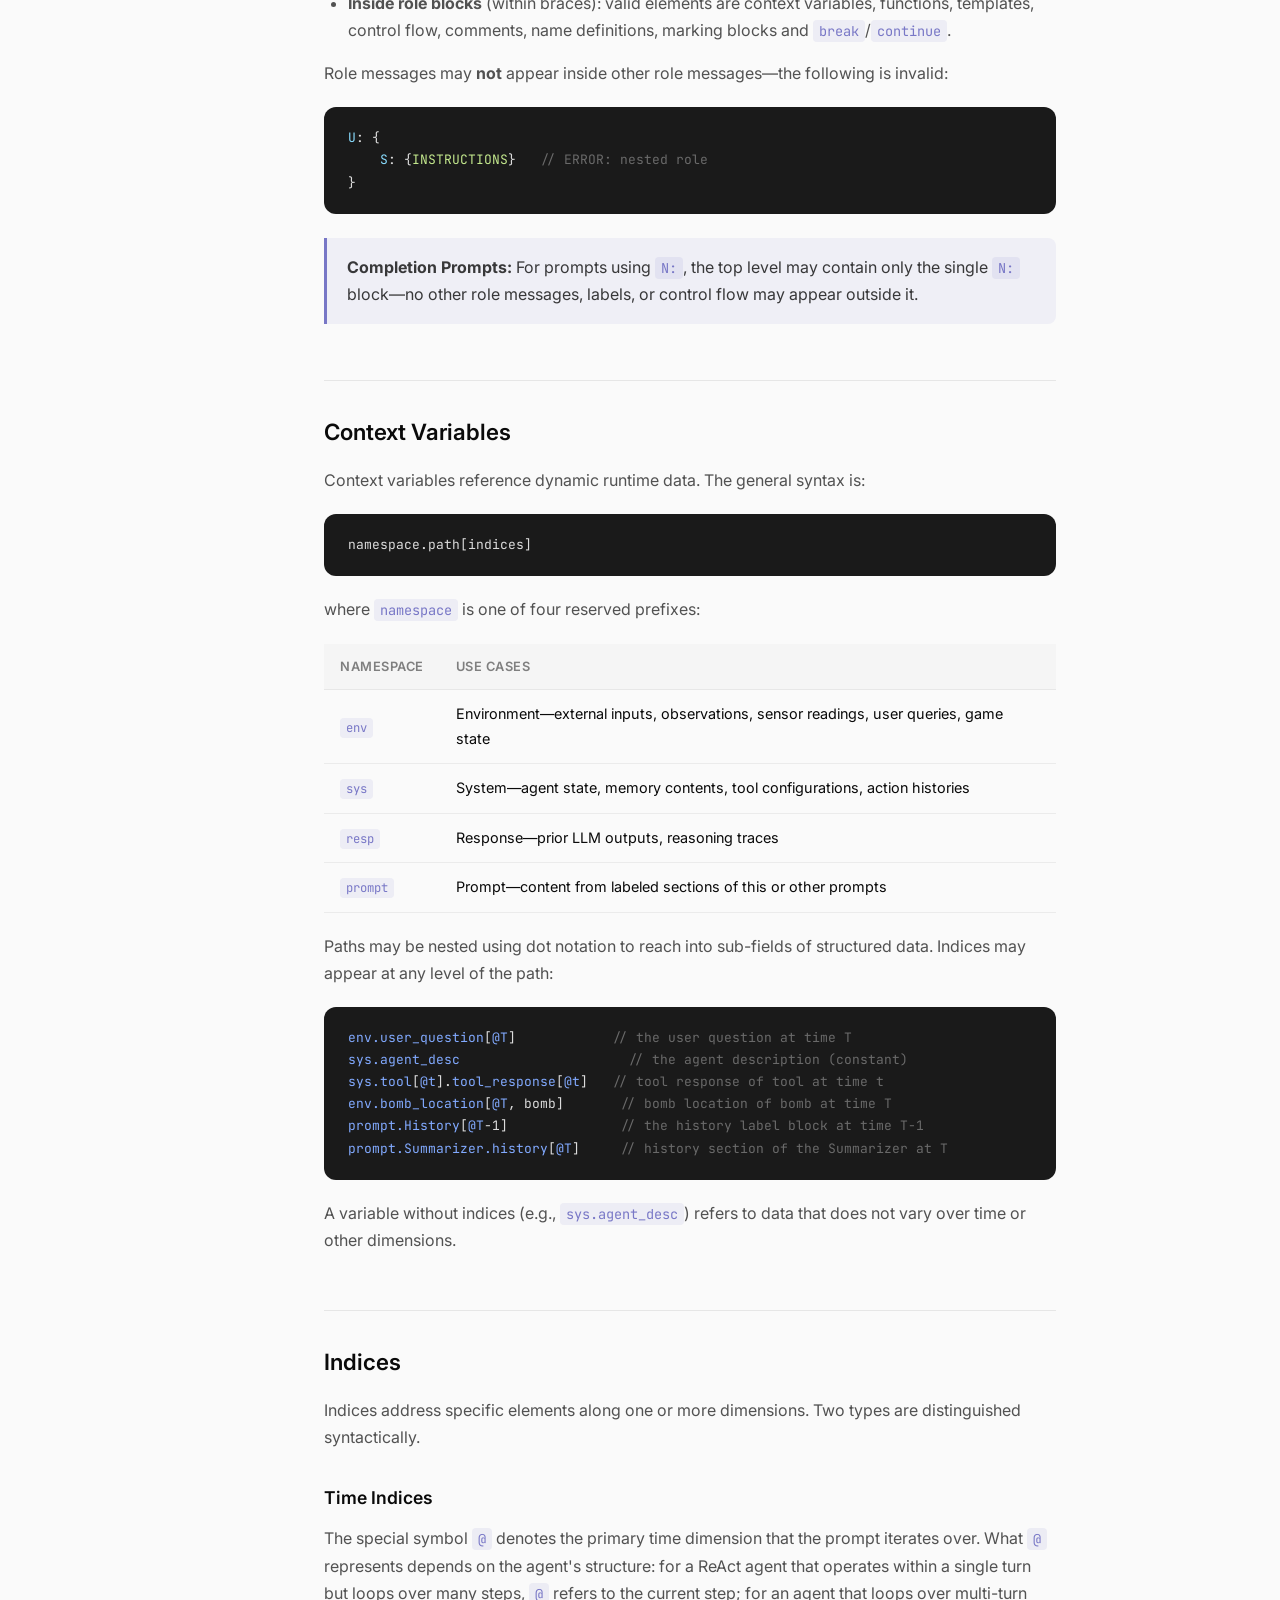
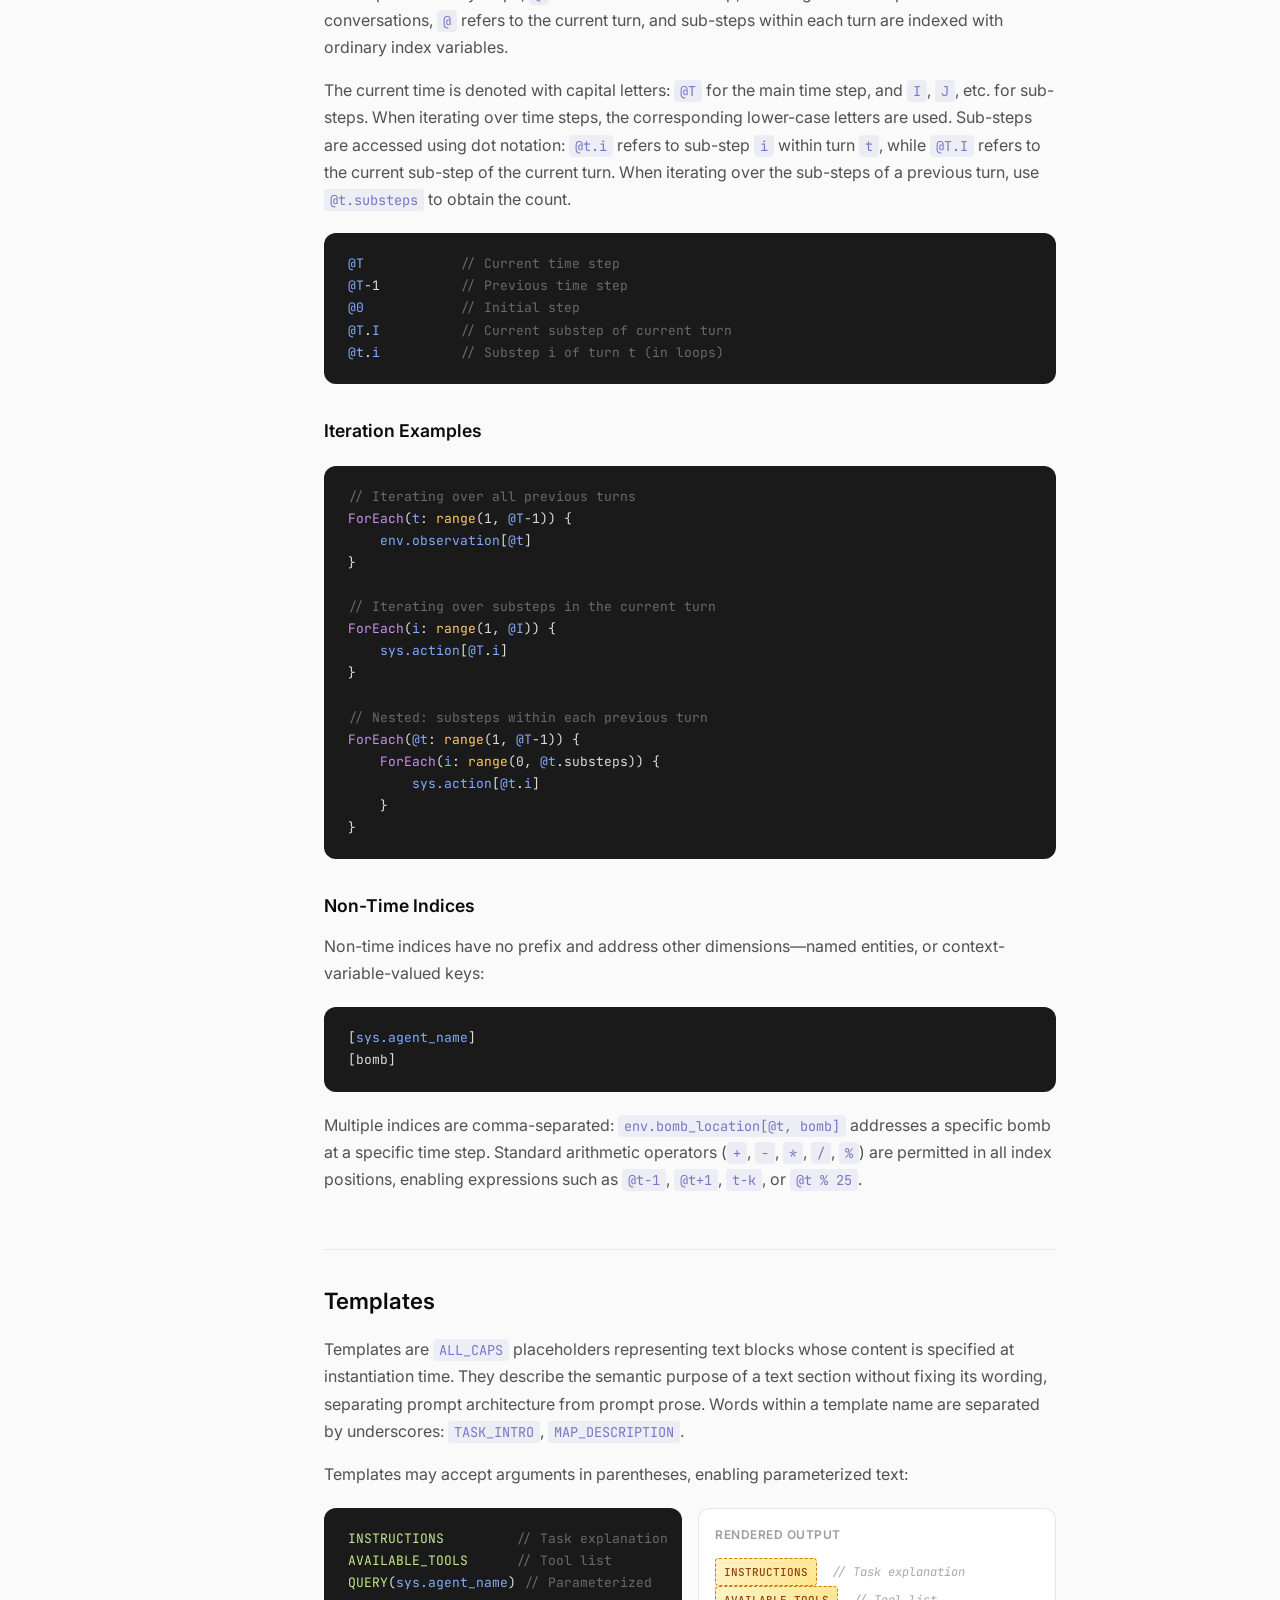
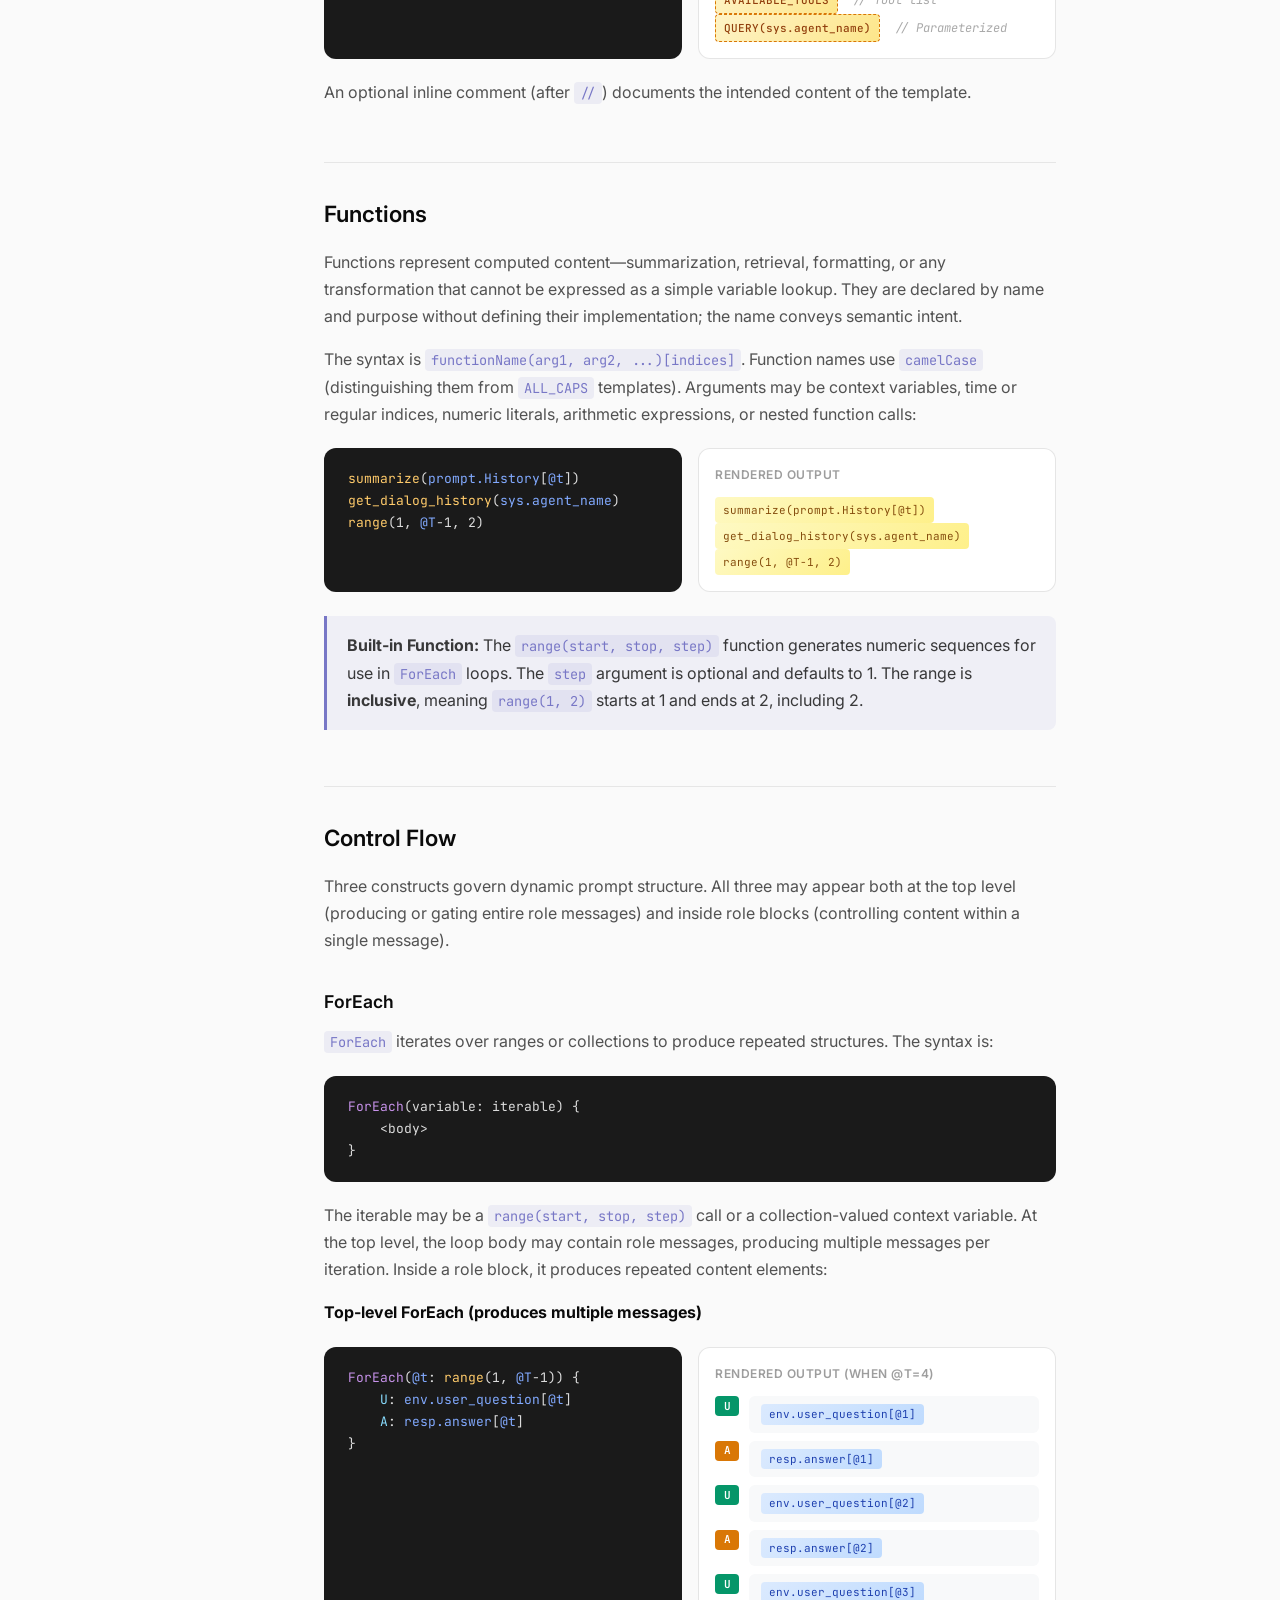
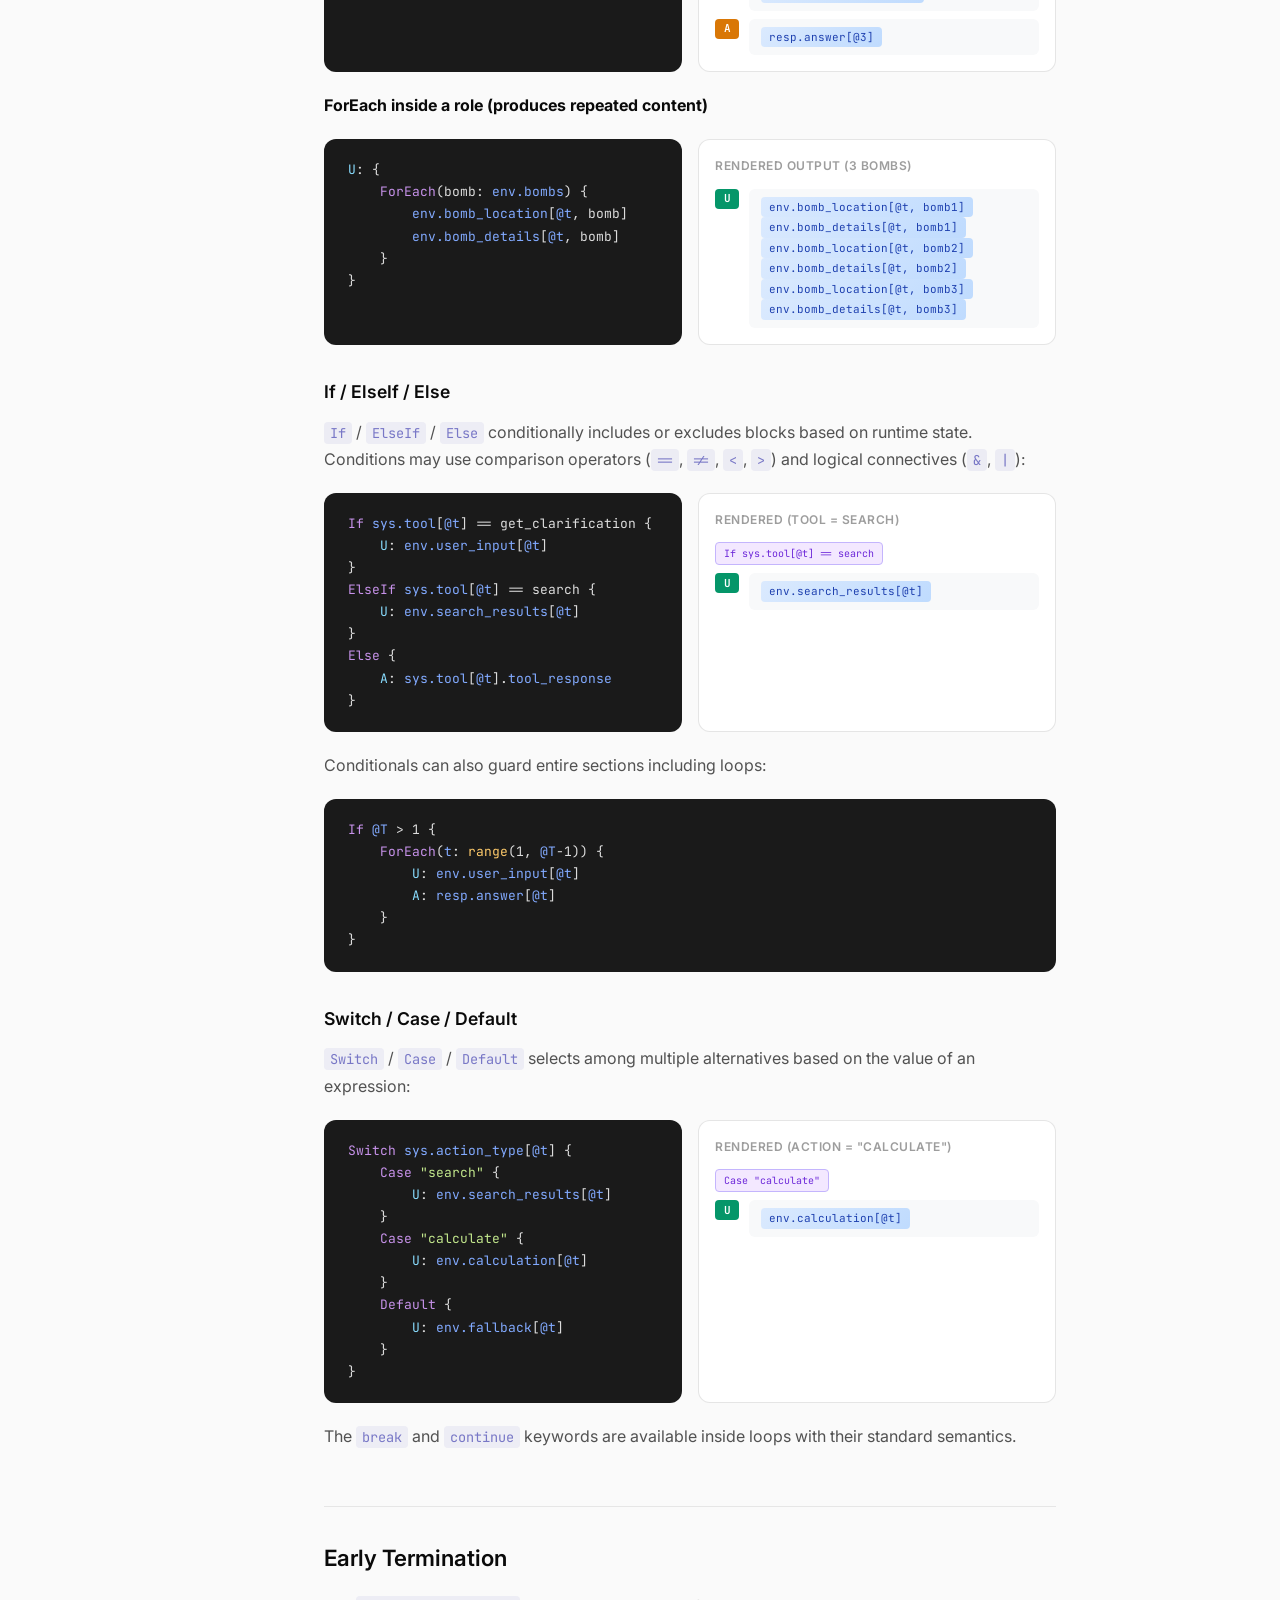
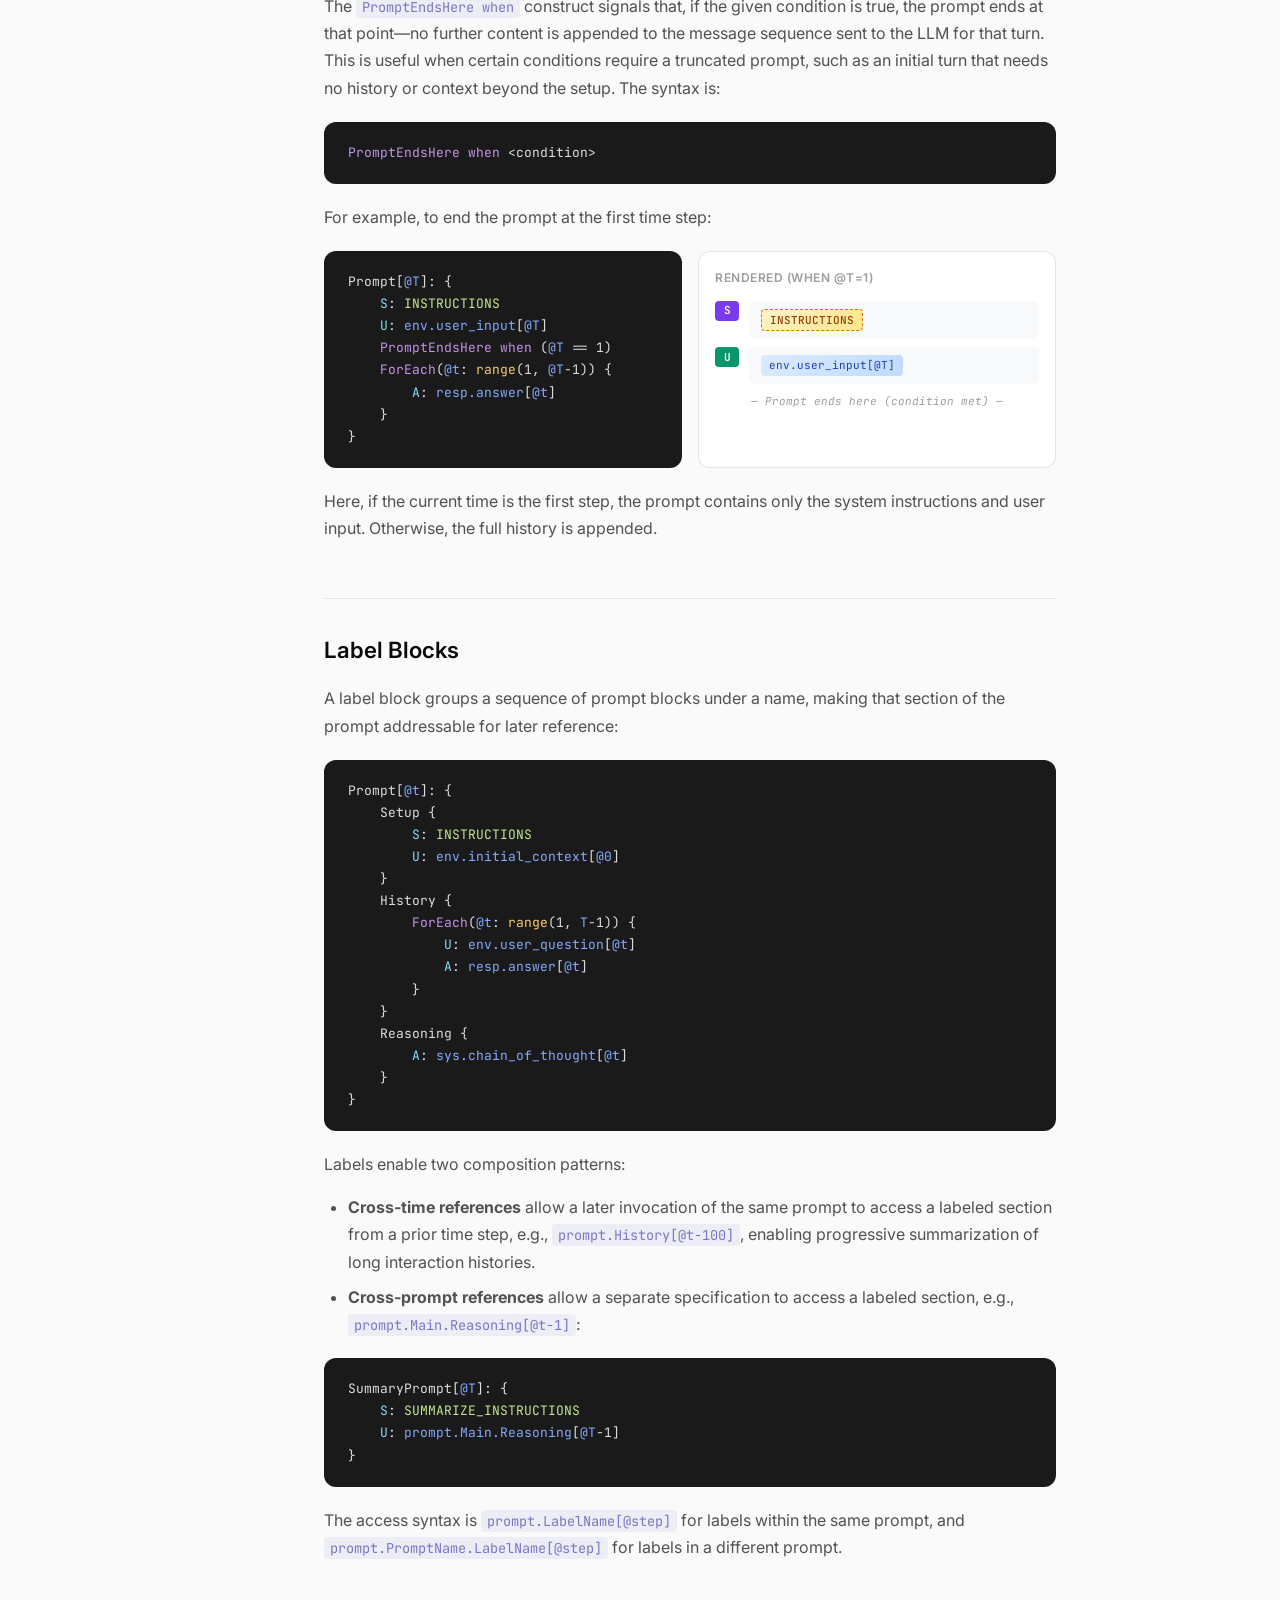
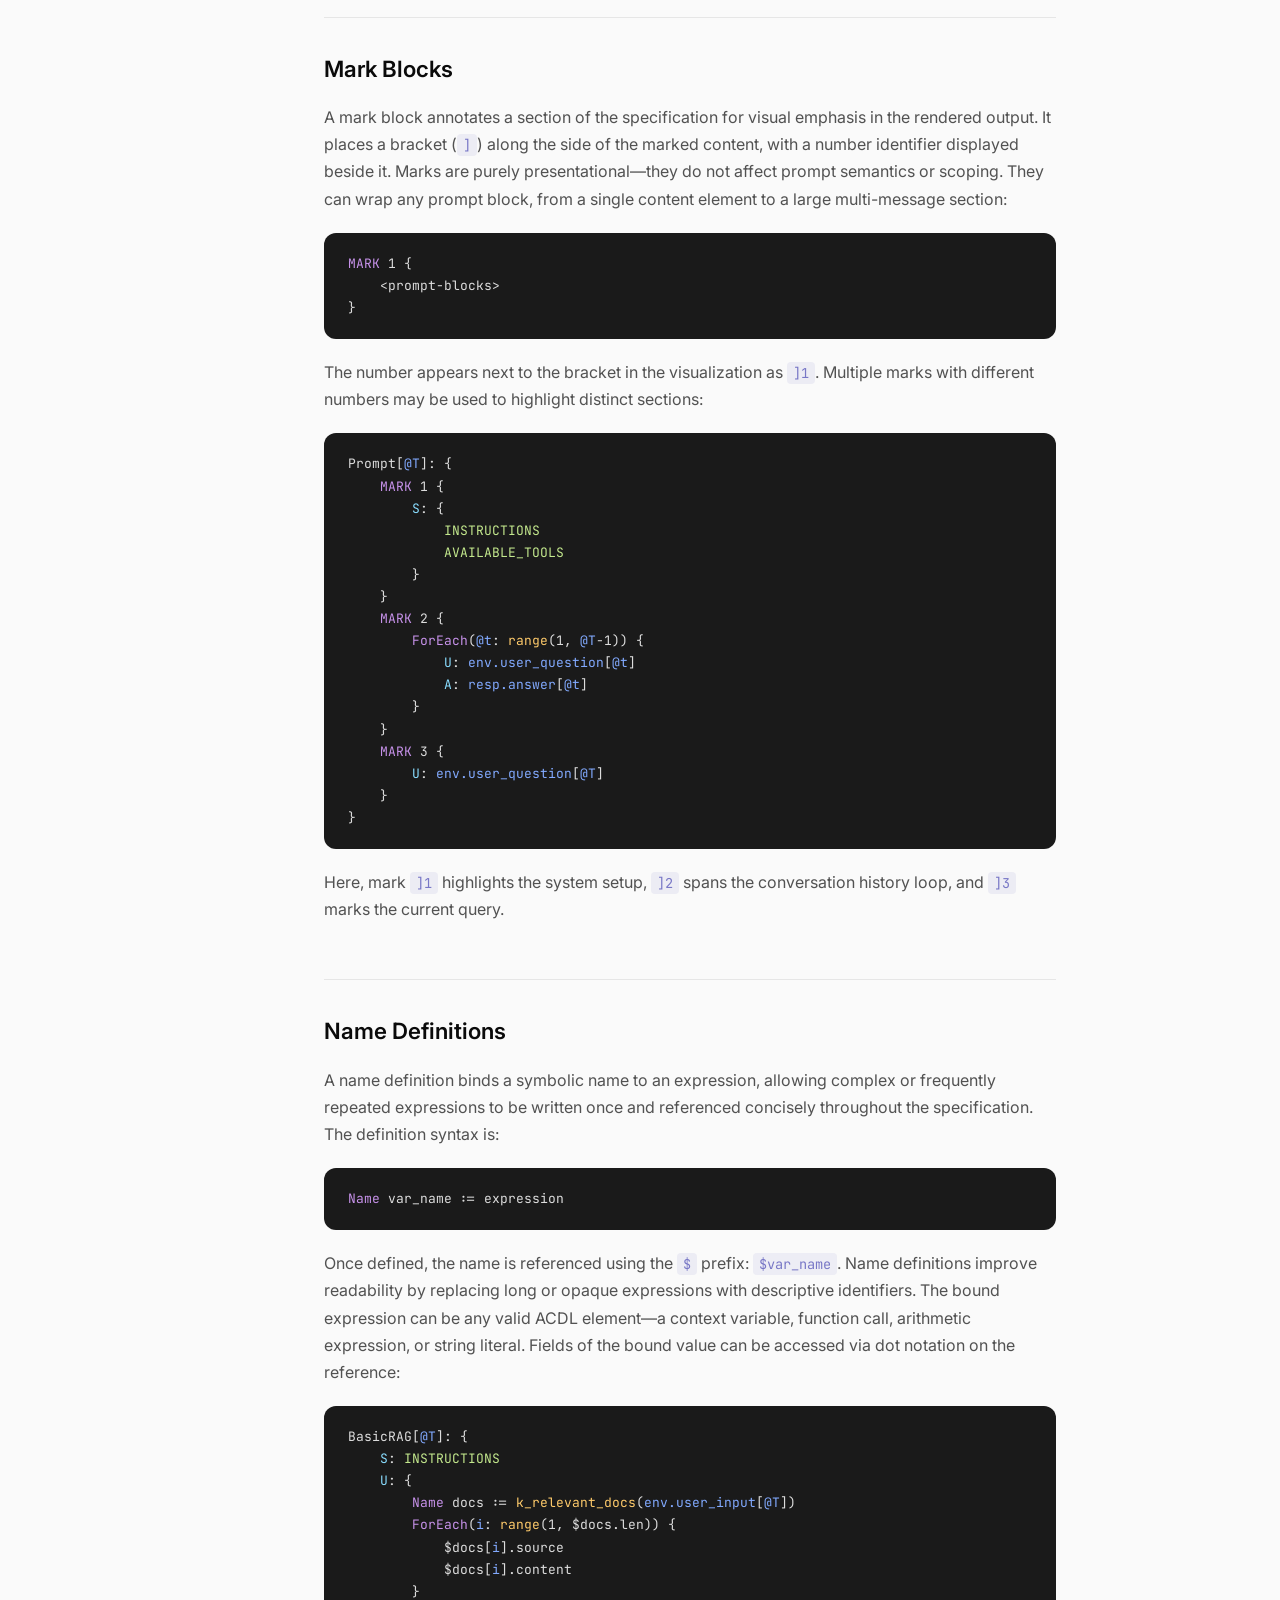
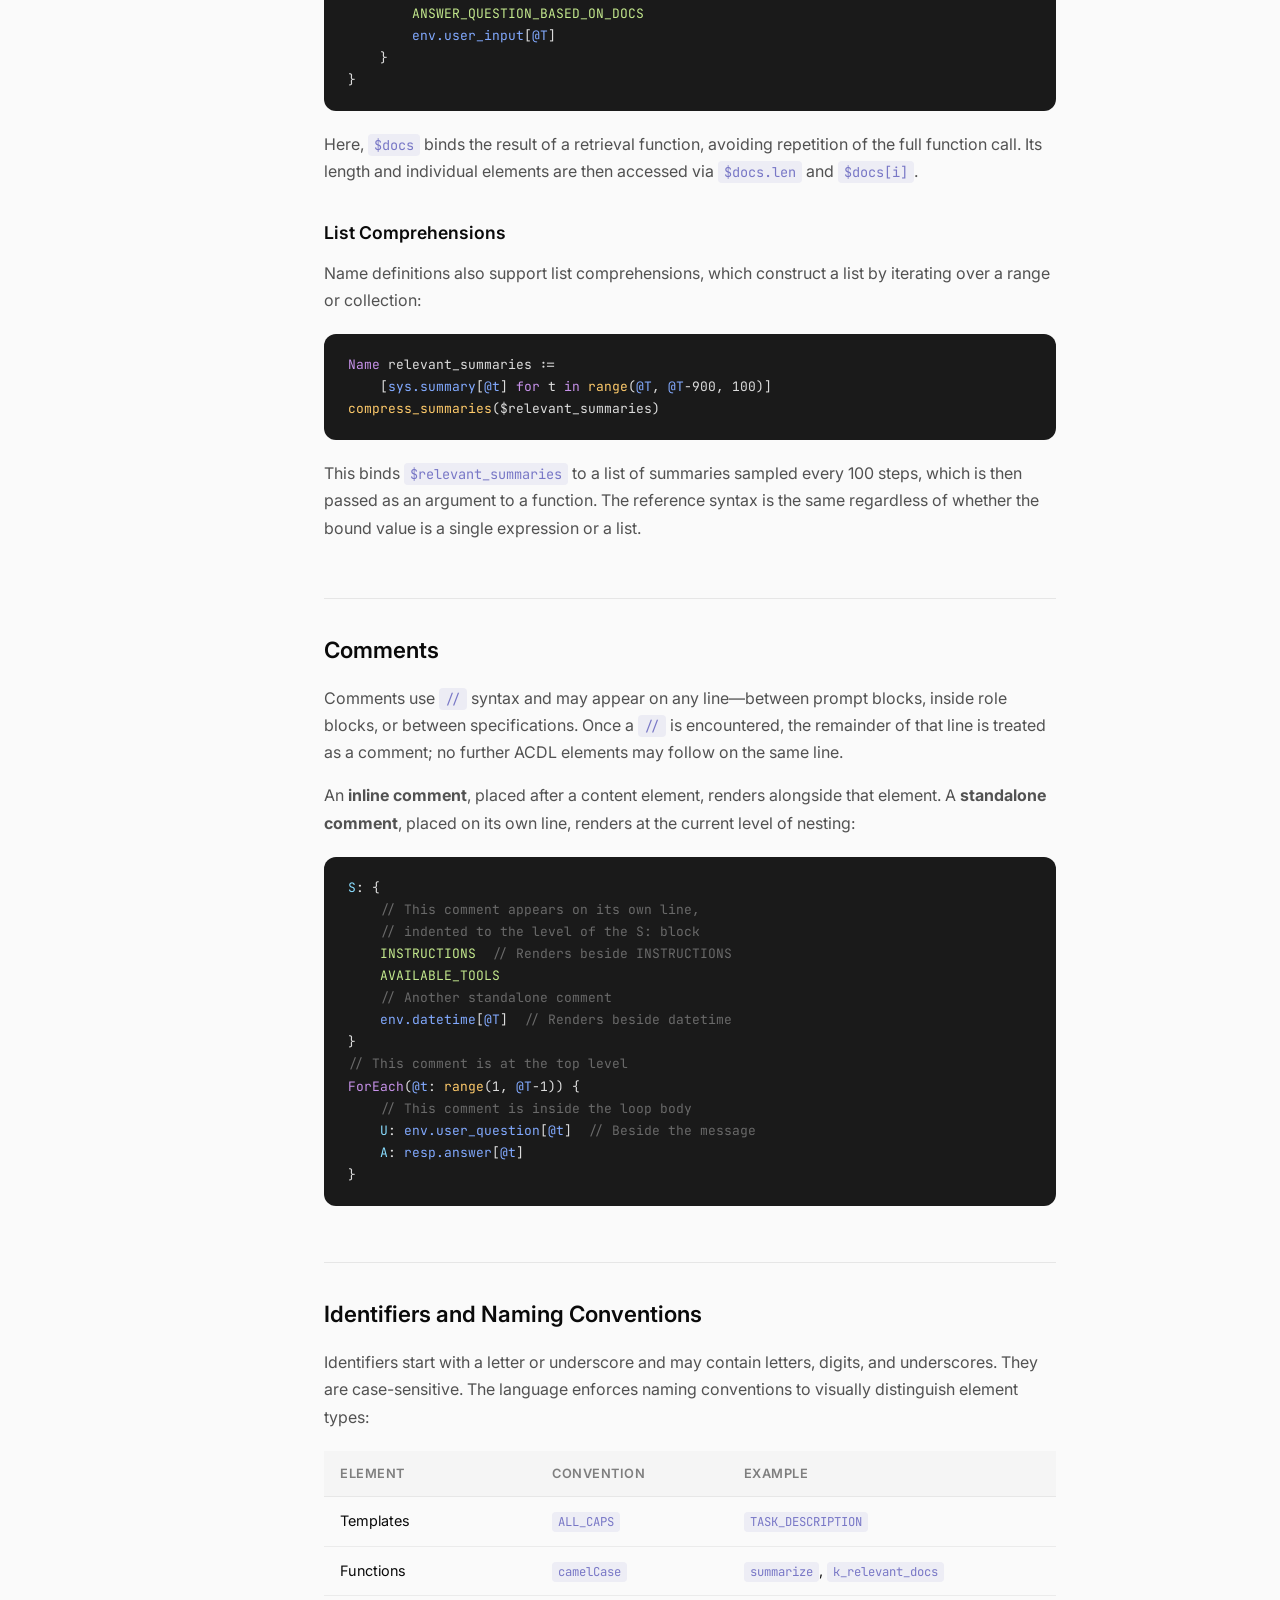
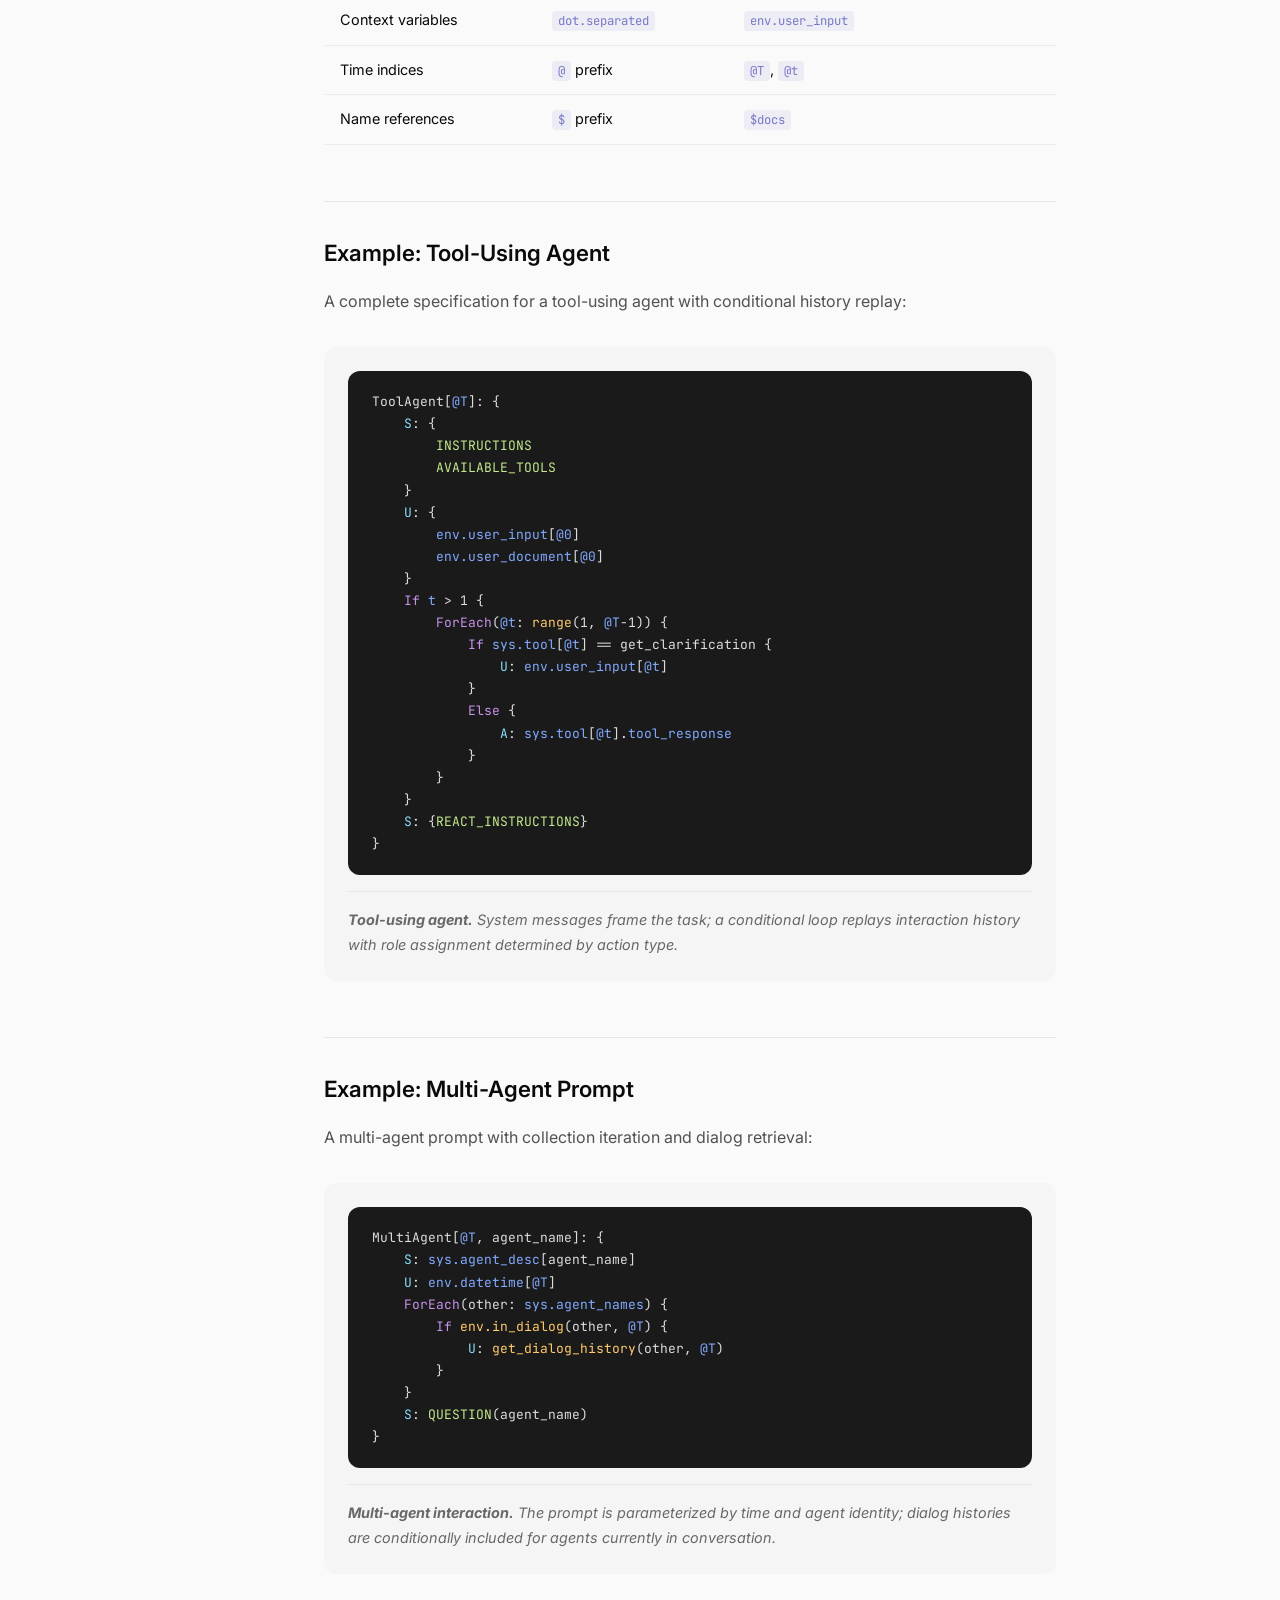
<file: docs/SyntaxReference.html>
<!DOCTYPE html>
<html lang="en">
<head>
  <meta charset="UTF-8">
  <meta name="viewport" content="width=device-width, initial-scale=1.0">
  <title>Syntax Reference - ACDL</title>
  <link rel="preconnect" href="https://fonts.googleapis.com">
  <link rel="preconnect" href="https://fonts.gstatic.com" crossorigin>
  <link href="https://fonts.googleapis.com/css2?family=Inter:wght@400;500;600;700&family=JetBrains+Mono:wght@400;500&display=swap" rel="stylesheet">
  <style>
    * { box-sizing: border-box; margin: 0; padding: 0; }

    body {
      font-family: 'Inter', -apple-system, BlinkMacSystemFont, sans-serif;
      background: #fafafa;
      color: #0a0a0a;
      line-height: 1.7;
      -webkit-font-smoothing: antialiased;
    }

    /* Navigation */
    nav {
      position: fixed;
      top: 0;
      left: 0;
      right: 0;
      z-index: 100;
      padding: 16px 32px;
      display: flex;
      justify-content: space-between;
      align-items: center;
      background: rgba(10, 10, 10, 0.95);
      backdrop-filter: blur(12px);
      border-bottom: 1px solid rgba(255,255,255,0.06);
    }

    .nav-logo {
      font-weight: 700;
      font-size: 1.25rem;
      color: #fff;
      text-decoration: none;
    }

    .nav-links {
      display: flex;
      gap: 32px;
    }

    .nav-links a {
      color: rgba(255,255,255,0.6);
      text-decoration: none;
      font-size: 0.9rem;
      font-weight: 500;
      transition: color 0.2s;
    }

    .nav-links a:hover { color: #fff; }

    .nav-links a.external::after {
      content: '';
      display: inline-block;
      width: 12px;
      height: 12px;
      margin-left: 4px;
      background-image: url("data:image/svg+xml,%3Csvg xmlns='http://www.w3.org/2000/svg' viewBox='0 0 24 24' fill='none' stroke='rgba(255,255,255,0.6)' stroke-width='2' stroke-linecap='round' stroke-linejoin='round'%3E%3Cpath d='M18 13v6a2 2 0 0 1-2 2H5a2 2 0 0 1-2-2V8a2 2 0 0 1 2-2h6'/%3E%3Cpolyline points='15 3 21 3 21 9'/%3E%3Cline x1='10' y1='14' x2='21' y2='3'/%3E%3C/svg%3E");
      background-size: contain;
      background-repeat: no-repeat;
      vertical-align: middle;
      opacity: 0.6;
      transition: opacity 0.2s;
    }

    .nav-links a.external:hover::after {
      opacity: 1;
    }

    /* Layout */
    .container {
      display: flex;
      max-width: 1300px;
      margin: 0 auto;
      padding-top: 64px;
    }

    /* Sidebar */
    aside {
      width: 260px;
      padding: 32px 24px;
      position: sticky;
      top: 64px;
      height: calc(100vh - 64px);
      overflow-y: auto;
      flex-shrink: 0;
      border-right: 1px solid rgba(0,0,0,0.06);
    }

    aside h4 {
      font-size: 0.7rem;
      font-weight: 600;
      text-transform: uppercase;
      letter-spacing: 0.5px;
      color: rgba(10,10,10,0.4);
      margin-bottom: 12px;
      margin-top: 24px;
    }

    aside h4:first-child { margin-top: 0; }

    aside a {
      display: block;
      color: rgba(10,10,10,0.7);
      text-decoration: none;
      font-size: 0.9rem;
      padding: 6px 0;
      transition: color 0.2s;
    }

    aside a:hover { color: #7877c6; }

    /* Main content */
    main {
      flex: 1;
      padding: 48px 64px;
      max-width: 860px;
    }

    h1 {
      font-size: 2.25rem;
      font-weight: 700;
      margin-bottom: 16px;
      letter-spacing: -0.02em;
    }

    .intro-text {
      font-size: 1.1rem;
      color: rgba(10,10,10,0.7);
      margin-bottom: 32px;
      line-height: 1.8;
    }

    h2 {
      font-size: 1.4rem;
      font-weight: 600;
      margin-top: 56px;
      margin-bottom: 16px;
      padding-top: 32px;
      border-top: 1px solid rgba(0,0,0,0.08);
    }

    h2:first-of-type {
      margin-top: 40px;
      border-top: none;
      padding-top: 0;
    }

    h3 {
      font-size: 1.1rem;
      font-weight: 600;
      margin-top: 32px;
      margin-bottom: 12px;
    }

    p {
      color: rgba(10,10,10,0.7);
      margin-bottom: 16px;
    }

    /* Code blocks */
    pre {
      background: #1a1a1a;
      border-radius: 12px;
      padding: 20px 24px;
      overflow-x: auto;
      margin: 20px 0;
      font-family: 'JetBrains Mono', monospace;
      font-size: 13px;
      line-height: 1.7;
      color: rgba(255,255,255,0.85);
    }

    code {
      font-family: 'JetBrains Mono', monospace;
      font-size: 0.85em;
      background: rgba(120, 119, 198, 0.1);
      padding: 2px 6px;
      border-radius: 4px;
      color: #7877c6;
    }

    pre code {
      background: none;
      padding: 0;
      color: inherit;
    }

    .keyword { color: #c792ea; }
    .role { color: #89ddff; }
    .template { color: #c3e88d; }
    .context { color: #82aaff; }
    .comment { color: rgba(255,255,255,0.35); }
    .string { color: #c3e88d; }
    .function { color: #ffcb6b; }

    /* Tables */
    table {
      width: 100%;
      border-collapse: collapse;
      margin: 20px 0;
      font-size: 0.9rem;
    }

    th, td {
      text-align: left;
      padding: 12px 16px;
      border-bottom: 1px solid rgba(0,0,0,0.06);
    }

    th {
      font-weight: 600;
      background: rgba(0,0,0,0.02);
      font-size: 0.8rem;
      text-transform: uppercase;
      letter-spacing: 0.5px;
      color: rgba(10,10,10,0.5);
    }

    td:first-child {
      white-space: nowrap;
    }

    /* Lists */
    ul, ol {
      margin: 16px 0;
      padding-left: 24px;
      color: rgba(10,10,10,0.7);
    }

    li { margin-bottom: 8px; }

    /* Note boxes */
    .note {
      background: rgba(120, 119, 198, 0.08);
      border-left: 3px solid #7877c6;
      border-radius: 0 8px 8px 0;
      padding: 16px 20px;
      margin: 24px 0;
    }

    .note p { margin: 0; color: rgba(10,10,10,0.8); }

    .warning {
      background: rgba(255, 152, 0, 0.08);
      border-left: 3px solid #ff9800;
      border-radius: 0 8px 8px 0;
      padding: 16px 20px;
      margin: 24px 0;
    }

    .warning p { margin: 0; color: rgba(10,10,10,0.8); }

    /* Example figures */
    .example-figure {
      background: rgba(0,0,0,0.02);
      border-radius: 12px;
      padding: 24px;
      margin: 32px 0;
    }

    .example-figure pre {
      margin: 0 0 16px 0;
    }

    .example-figure figcaption {
      font-size: 0.9rem;
      color: rgba(10,10,10,0.6);
      font-style: italic;
      border-top: 1px solid rgba(0,0,0,0.06);
      padding-top: 16px;
      margin-top: 8px;
    }

    /* Rendered output examples */
    .rendered-output {
      background: #fff;
      border: 1px solid rgba(0,0,0,0.1);
      border-radius: 12px;
      padding: 16px;
      margin: 20px 0;
      font-family: 'JetBrains Mono', monospace;
      font-size: 12px;
    }

    .rendered-output .render-label {
      font-family: 'Inter', sans-serif;
      font-size: 0.75rem;
      font-weight: 600;
      text-transform: uppercase;
      letter-spacing: 0.5px;
      color: rgba(10,10,10,0.4);
      margin-bottom: 12px;
    }

    .rendered-output .msg {
      display: flex;
      margin-bottom: 8px;
      align-items: flex-start;
    }

    .rendered-output .msg:last-child {
      margin-bottom: 0;
    }

    .rendered-output .role-tag {
      flex-shrink: 0;
      width: 24px;
      height: 20px;
      border-radius: 4px;
      display: flex;
      align-items: center;
      justify-content: center;
      font-weight: 600;
      font-size: 11px;
      margin-right: 10px;
      color: #fff;
    }

    .rendered-output .role-tag.system { background: #7c3aed; }
    .rendered-output .role-tag.user { background: #059669; }
    .rendered-output .role-tag.assistant { background: #d97706; }
    .rendered-output .role-tag.tool { background: #0891b2; }
    .rendered-output .role-tag.none { background: #6b7280; }

    .rendered-output .msg-content {
      flex: 1;
      background: #f8f9fa;
      border-radius: 6px;
      padding: 8px 12px;
      line-height: 1.5;
    }

    .rendered-output .template-box {
      display: inline-block;
      background: linear-gradient(135deg, #fef3c7 0%, #fde68a 100%);
      border: 1px dashed #d97706;
      border-radius: 4px;
      padding: 2px 8px;
      font-size: 11px;
      font-weight: 500;
      color: #92400e;
    }

    .rendered-output .context-var {
      display: inline-block;
      background: linear-gradient(135deg, #dbeafe 0%, #bfdbfe 100%);
      border-radius: 4px;
      padding: 2px 8px;
      font-size: 11px;
      color: #1e40af;
    }

    .rendered-output .func-call {
      display: inline-block;
      background: linear-gradient(135deg, #fef9c3 0%, #fef08a 100%);
      border-radius: 4px;
      padding: 2px 8px;
      font-size: 11px;
      color: #854d0e;
    }

    .rendered-output .loop-indicator {
      display: flex;
      align-items: center;
      gap: 8px;
      color: rgba(10,10,10,0.4);
      font-size: 11px;
      margin: 8px 0 8px 34px;
      font-style: italic;
    }

    .rendered-output .loop-indicator::before,
    .rendered-output .loop-indicator::after {
      content: '';
      flex: 1;
      height: 1px;
      background: rgba(0,0,0,0.1);
    }

    .rendered-output .mark-bracket {
      position: relative;
      border-left: 2px solid #7877c6;
      padding-left: 12px;
      margin-left: 4px;
    }

    .rendered-output .mark-number {
      position: absolute;
      left: -8px;
      top: 50%;
      transform: translateY(-50%);
      background: #7877c6;
      color: #fff;
      font-size: 10px;
      font-weight: 600;
      width: 16px;
      height: 16px;
      border-radius: 50%;
      display: flex;
      align-items: center;
      justify-content: center;
    }

    .rendered-output .label-block {
      border: 1px solid rgba(120, 119, 198, 0.3);
      border-radius: 8px;
      padding: 8px;
      margin-bottom: 8px;
    }

    .rendered-output .label-name {
      font-size: 10px;
      font-weight: 600;
      color: #7877c6;
      text-transform: uppercase;
      letter-spacing: 0.5px;
      margin-bottom: 8px;
    }

    .rendered-output .condition-badge {
      display: inline-block;
      background: #f3e8ff;
      border: 1px solid #c4b5fd;
      border-radius: 4px;
      padding: 2px 8px;
      font-size: 10px;
      color: #6d28d9;
      margin-bottom: 8px;
    }

    .rendered-output .name-def {
      display: inline-block;
      background: #ecfdf5;
      border: 1px solid #a7f3d0;
      border-radius: 4px;
      padding: 2px 8px;
      font-size: 11px;
      color: #047857;
    }

    .rendered-output .render-comment {
      color: rgba(10,10,10,0.35);
      font-style: italic;
      margin-left: 8px;
    }

    .code-and-render {
      display: grid;
      grid-template-columns: 1fr 1fr;
      gap: 16px;
      margin: 20px 0;
    }

    .code-and-render pre {
      margin: 0;
    }

    .code-and-render .rendered-output {
      margin: 0;
    }

    @media (max-width: 1100px) {
      .code-and-render {
        grid-template-columns: 1fr;
      }
    }

    /* Footer */
    footer {
      padding: 48px 24px;
      text-align: center;
      background: #0a0a0a;
      border-top: 1px solid rgba(255,255,255,0.06);
    }

    footer p {
      font-size: 0.9rem;
      color: rgba(255,255,255,0.4);
    }

    footer a {
      color: rgba(255,255,255,0.6);
      text-decoration: none;
    }

    footer a:hover { color: #fff; }

    footer a.external::after {
      content: '';
      display: inline-block;
      width: 10px;
      height: 10px;
      margin-left: 4px;
      background-image: url("data:image/svg+xml,%3Csvg xmlns='http://www.w3.org/2000/svg' viewBox='0 0 24 24' fill='none' stroke='rgba(255,255,255,0.5)' stroke-width='2' stroke-linecap='round' stroke-linejoin='round'%3E%3Cpath d='M18 13v6a2 2 0 0 1-2 2H5a2 2 0 0 1-2-2V8a2 2 0 0 1 2-2h6'/%3E%3Cpolyline points='15 3 21 3 21 9'/%3E%3Cline x1='10' y1='14' x2='21' y2='3'/%3E%3C/svg%3E");
      background-size: contain;
      background-repeat: no-repeat;
      vertical-align: middle;
    }

    @media (max-width: 900px) {
      aside { display: none; }
      main { padding: 32px 24px; }
      .nav-links { display: none; }
    }
  </style>
</head>
<body>
  <nav>
    <a href="../index.html" class="nav-logo">ACDL</a>
    <div class="nav-links">
      <a href="../visualizer.html">Live Editor</a>
      <a href="SyntaxReference.html">Documentation</a>
      <a href="../examples/">Examples</a>
      <a href="../vscode.html">VSCode</a>
      <a href="https://github.com/acdlang26/acdl" class="external">GitHub</a>
    </div>
  </nav>

  <div class="container">
    <aside>
      <h4>Overview</h4>
      <a href="#specification-structure">Specification Structure</a>
      <a href="#role-messages">Role Messages</a>
      <a href="#scoping-rules">Scoping Rules</a>

      <h4>Data</h4>
      <a href="#context-variables">Context Variables</a>
      <a href="#indices">Indices</a>
      <a href="#templates">Templates</a>
      <a href="#functions">Functions</a>

      <h4>Control Flow</h4>
      <a href="#foreach">ForEach</a>
      <a href="#conditionals">If / ElseIf / Else</a>
      <a href="#switch">Switch / Case / Default</a>
      <a href="#early-termination">Early Termination</a>

      <h4>Organization</h4>
      <a href="#label-blocks">Label Blocks</a>
      <a href="#mark-blocks">Mark Blocks</a>
      <a href="#name-definitions">Name Definitions</a>
      <a href="#comments">Comments</a>
      <a href="#naming-conventions">Naming Conventions</a>

      <h4>Examples</h4>
      <a href="#example-tool-agent">Tool-Using Agent</a>
      <a href="#example-multi-agent">Multi-Agent Prompt</a>
    </aside>

    <main>
      <h1>Language Reference</h1>
      <p class="intro-text">This is a complete reference for the Agentic Context Description Language (ACDL). The language declaratively specifies prompt structures sent to large language models, separating structural concerns from content and implementation.</p>

      <!-- SPECIFICATION STRUCTURE -->
      <h2 id="specification-structure">Specification Structure</h2>
      <p>An ACDL specification defines a named prompt template parameterized by optional indices. The body consists of an ordered sequence of <em>prompt blocks</em>&mdash;role messages, label blocks, and control flow constructs&mdash;which may be freely interleaved:</p>

      <pre>PromptName[idx1, idx2, ...]: {
    &lt;prompt-blocks&gt;
}</pre>

      <p>A single file may contain multiple specifications, each defining a separate prompt template. This is useful when prompts reference each other via label blocks:</p>

      <pre>PromptName1[idx1, idx2, ...]: {
    &lt;prompt-blocks&gt;
}

PromptName2[idx1, idx2, ...]: {
    &lt;prompt-blocks&gt;
}</pre>

      <h3>Example</h3>
      <div class="code-and-render">
        <pre>BasicPrompt[<span class="context">@T</span>]: {
    <span class="role">S</span>: <span class="template">INSTRUCTIONS</span>
    <span class="role">U</span>: <span class="context">env.user_question</span>[<span class="context">@T</span>]
}</pre>
        <div class="rendered-output">
          <div class="render-label">Rendered Output</div>
          <div class="msg">
            <span class="role-tag system">S</span>
            <div class="msg-content"><span class="template-box">INSTRUCTIONS</span></div>
          </div>
          <div class="msg">
            <span class="role-tag user">U</span>
            <div class="msg-content"><span class="context-var">env.user_question[@T]</span></div>
          </div>
        </div>
      </div>

      <!-- ROLE MESSAGES -->
      <h2 id="role-messages">Role Messages</h2>
      <p>Every message carries exactly one role. Four roles serve the chat format; a fifth pseudo-role serves the legacy completion format:</p>

      <table>
        <tr><th>Marker</th><th>Purpose</th></tr>
        <tr><td><code>S:</code></td><td>System&mdash;instructions, persona, tool descriptions, behavioral constraints</td></tr>
        <tr><td><code>U:</code></td><td>User&mdash;external input, observations, tool results</td></tr>
        <tr><td><code>A:</code></td><td>Assistant&mdash;prior model outputs, reasoning traces, chosen actions</td></tr>
        <tr><td><code>T:</code></td><td>Tool&mdash;structured tool call results</td></tr>
        <tr><td><code>N:</code></td><td>None&mdash;single unstructured text block (completion format only)</td></tr>
      </table>

      <h3>Multi-Line Form</h3>
      <p>Role messages support two syntactic forms. The <strong>multi-line form</strong> encloses content in braces and permits any combination of content elements and control flow:</p>

      <div class="code-and-render">
        <pre><span class="role">S</span>: {
    <span class="template">INSTRUCTIONS</span>
    <span class="template">AVAILABLE_TOOLS</span>
    <span class="context">env.datetime</span>[<span class="context">@t</span>]
}</pre>
        <div class="rendered-output">
          <div class="render-label">Rendered Output</div>
          <div class="msg">
            <span class="role-tag system">S</span>
            <div class="msg-content">
              <span class="template-box">INSTRUCTIONS</span><br>
              <span class="template-box">AVAILABLE_TOOLS</span><br>
              <span class="context-var">env.datetime[@t]</span>
            </div>
          </div>
        </div>
      </div>

      <h3>Single-Line Form</h3>
      <p>The <strong>single-line form</strong> omits braces and accepts exactly one content element&mdash;a context variable, template, or function call:</p>

      <div class="code-and-render">
        <pre><span class="role">U</span>: <span class="context">env.user_question</span>[<span class="context">@t</span>]
<span class="role">A</span>: <span class="context">resp.answer</span>[<span class="context">@t</span>]
<span class="role">S</span>: <span class="template">INSTRUCTIONS</span></pre>
        <div class="rendered-output">
          <div class="render-label">Rendered Output</div>
          <div class="msg">
            <span class="role-tag user">U</span>
            <div class="msg-content"><span class="context-var">env.user_question[@t]</span></div>
          </div>
          <div class="msg">
            <span class="role-tag assistant">A</span>
            <div class="msg-content"><span class="context-var">resp.answer[@t]</span></div>
          </div>
          <div class="msg">
            <span class="role-tag system">S</span>
            <div class="msg-content"><span class="template-box">INSTRUCTIONS</span></div>
          </div>
        </div>
      </div>

      <div class="warning">
        <p><strong>Important:</strong> Control flow constructs (<code>ForEach</code>, <code>If</code>, <code>Switch</code>) are <em>not</em> permitted in single-line role messages. To include control flow inside a role message, the multi-line braced form must be used:</p>
      </div>

      <pre><span class="role">U</span>: {
    <span class="keyword">ForEach</span>(item: <span class="context">env.items</span>) {
        <span class="context">env.item_detail</span>[<span class="context">@t</span>, item]
    }
}</pre>

      <h3>Completion Format</h3>
      <p>The <code>N:</code> role (completion format) imposes two additional constraints: (1) exactly one <code>N:</code> block may appear per prompt, and (2) no chat roles (<code>S:</code>, <code>U:</code>, <code>A:</code>, <code>T:</code>) may appear in the same specification:</p>

      <pre>CompletionPrompt[<span class="context">@t</span>]: {
    <span class="role">N</span>: {
        <span class="template">TASK_DESCRIPTION</span>
        <span class="context">env.context</span>[<span class="context">@t</span>]
        <span class="template">QUESTION</span>
    }
}</pre>

      <!-- SCOPING RULES -->
      <h2 id="scoping-rules">Scoping Rules</h2>
      <p>The language enforces a strict two-level scope that mirrors the structure of LLM chat APIs:</p>

      <ul>
        <li><strong>Top level</strong> (the prompt body, outside any role block): only role messages, label and marker blocks, control flow constructs, name definitions, and comments are permitted.</li>
        <li><strong>Inside role blocks</strong> (within braces): valid elements are context variables, functions, templates, control flow, comments, name definitions, marking blocks and <code>break</code>/<code>continue</code>.</li>
      </ul>

      <p>Role messages may <strong>not</strong> appear inside other role messages&mdash;the following is invalid:</p>

      <pre><span class="role">U</span>: {
    <span class="role">S</span>: {<span class="template">INSTRUCTIONS</span>}   <span class="comment">// ERROR: nested role</span>
}</pre>

      <div class="note">
        <p><strong>Completion Prompts:</strong> For prompts using <code>N:</code>, the top level may contain only the single <code>N:</code> block&mdash;no other role messages, labels, or control flow may appear outside it.</p>
      </div>

      <!-- CONTEXT VARIABLES -->
      <h2 id="context-variables">Context Variables</h2>
      <p>Context variables reference dynamic runtime data. The general syntax is:</p>

      <pre>namespace.path[indices]</pre>

      <p>where <code>namespace</code> is one of four reserved prefixes:</p>

      <table>
        <tr><th>Namespace</th><th>Use Cases</th></tr>
        <tr><td><code>env</code></td><td>Environment&mdash;external inputs, observations, sensor readings, user queries, game state</td></tr>
        <tr><td><code>sys</code></td><td>System&mdash;agent state, memory contents, tool configurations, action histories</td></tr>
        <tr><td><code>resp</code></td><td>Response&mdash;prior LLM outputs, reasoning traces</td></tr>
        <tr><td><code>prompt</code></td><td>Prompt&mdash;content from labeled sections of this or other prompts</td></tr>
      </table>

      <p>Paths may be nested using dot notation to reach into sub-fields of structured data. Indices may appear at any level of the path:</p>

      <pre><span class="context">env.user_question</span>[<span class="context">@T</span>]            <span class="comment">// the user question at time T</span>
<span class="context">sys.agent_desc</span>                     <span class="comment">// the agent description (constant)</span>
<span class="context">sys.tool</span>[<span class="context">@t</span>].<span class="context">tool_response</span>[<span class="context">@t</span>]   <span class="comment">// tool response of tool at time t</span>
<span class="context">env.bomb_location</span>[<span class="context">@T</span>, bomb]       <span class="comment">// bomb location of bomb at time T</span>
<span class="context">prompt.History</span>[<span class="context">@T</span>-1]              <span class="comment">// the history label block at time T-1</span>
<span class="context">prompt.Summarizer.history</span>[<span class="context">@T</span>]     <span class="comment">// history section of the Summarizer at T</span></pre>

      <p>A variable without indices (e.g., <code>sys.agent_desc</code>) refers to data that does not vary over time or other dimensions.</p>

      <!-- INDICES -->
      <h2 id="indices">Indices</h2>
      <p>Indices address specific elements along one or more dimensions. Two types are distinguished syntactically.</p>

      <h3>Time Indices</h3>
      <p>The special symbol <code>@</code> denotes the primary time dimension that the prompt iterates over. What <code>@</code> represents depends on the agent's structure: for a ReAct agent that operates within a single turn but loops over many steps, <code>@</code> refers to the current step; for an agent that loops over multi-turn conversations, <code>@</code> refers to the current turn, and sub-steps within each turn are indexed with ordinary index variables.</p>

      <p>The current time is denoted with capital letters: <code>@T</code> for the main time step, and <code>I</code>, <code>J</code>, etc. for sub-steps. When iterating over time steps, the corresponding lower-case letters are used. Sub-steps are accessed using dot notation: <code>@t.i</code> refers to sub-step <code>i</code> within turn <code>t</code>, while <code>@T.I</code> refers to the current sub-step of the current turn. When iterating over the sub-steps of a previous turn, use <code>@t.substeps</code> to obtain the count.</p>

      <pre><span class="context">@T</span>            <span class="comment">// Current time step</span>
<span class="context">@T</span>-1          <span class="comment">// Previous time step</span>
<span class="context">@0</span>            <span class="comment">// Initial step</span>
<span class="context">@T</span>.<span class="context">I</span>          <span class="comment">// Current substep of current turn</span>
<span class="context">@t</span>.<span class="context">i</span>          <span class="comment">// Substep i of turn t (in loops)</span></pre>

      <h3>Iteration Examples</h3>
      <pre><span class="comment">// Iterating over all previous turns</span>
<span class="keyword">ForEach</span>(<span class="context">t</span>: <span class="function">range</span>(1, <span class="context">@T</span>-1)) {
    <span class="context">env.observation</span>[<span class="context">@t</span>]
}

<span class="comment">// Iterating over substeps in the current turn</span>
<span class="keyword">ForEach</span>(<span class="context">i</span>: <span class="function">range</span>(1, <span class="context">@I</span>)) {
    <span class="context">sys.action</span>[<span class="context">@T</span>.<span class="context">i</span>]
}

<span class="comment">// Nested: substeps within each previous turn</span>
<span class="keyword">ForEach</span>(<span class="context">@t</span>: <span class="function">range</span>(1, <span class="context">@T</span>-1)) {
    <span class="keyword">ForEach</span>(<span class="context">i</span>: <span class="function">range</span>(0, <span class="context">@t</span>.substeps)) {
        <span class="context">sys.action</span>[<span class="context">@t</span>.<span class="context">i</span>]
    }
}</pre>

      <h3>Non-Time Indices</h3>
      <p>Non-time indices have no prefix and address other dimensions&mdash;named entities, or context-variable-valued keys:</p>

      <pre>[<span class="context">sys.agent_name</span>]
[bomb]</pre>

      <p>Multiple indices are comma-separated: <code>env.bomb_location[@t, bomb]</code> addresses a specific bomb at a specific time step. Standard arithmetic operators (<code>+</code>, <code>-</code>, <code>*</code>, <code>/</code>, <code>%</code>) are permitted in all index positions, enabling expressions such as <code>@t-1</code>, <code>@t+1</code>, <code>t-k</code>, or <code>@t % 25</code>.</p>

      <!-- TEMPLATES -->
      <h2 id="templates">Templates</h2>
      <p>Templates are <code>ALL_CAPS</code> placeholders representing text blocks whose content is specified at instantiation time. They describe the semantic purpose of a text section without fixing its wording, separating prompt architecture from prompt prose. Words within a template name are separated by underscores: <code>TASK_INTRO</code>, <code>MAP_DESCRIPTION</code>.</p>

      <p>Templates may accept arguments in parentheses, enabling parameterized text:</p>

      <div class="code-and-render">
        <pre><span class="template">INSTRUCTIONS</span>         <span class="comment">// Task explanation</span>
<span class="template">AVAILABLE_TOOLS</span>      <span class="comment">// Tool list</span>
<span class="template">QUERY</span>(<span class="context">sys.agent_name</span>) <span class="comment">// Parameterized</span></pre>
        <div class="rendered-output">
          <div class="render-label">Rendered Output</div>
          <div style="line-height: 2;">
            <span class="template-box">INSTRUCTIONS</span> <span class="render-comment">// Task explanation</span><br>
            <span class="template-box">AVAILABLE_TOOLS</span> <span class="render-comment">// Tool list</span><br>
            <span class="template-box">QUERY(sys.agent_name)</span> <span class="render-comment">// Parameterized</span>
          </div>
        </div>
      </div>

      <p>An optional inline comment (after <code>//</code>) documents the intended content of the template.</p>

      <!-- FUNCTIONS -->
      <h2 id="functions">Functions</h2>
      <p>Functions represent computed content&mdash;summarization, retrieval, formatting, or any transformation that cannot be expressed as a simple variable lookup. They are declared by name and purpose without defining their implementation; the name conveys semantic intent.</p>

      <p>The syntax is <code>functionName(arg1, arg2, ...)[indices]</code>. Function names use <code>camelCase</code> (distinguishing them from <code>ALL_CAPS</code> templates). Arguments may be context variables, time or regular indices, numeric literals, arithmetic expressions, or nested function calls:</p>

      <div class="code-and-render">
        <pre><span class="function">summarize</span>(<span class="context">prompt.History</span>[<span class="context">@t</span>])
<span class="function">get_dialog_history</span>(<span class="context">sys.agent_name</span>)
<span class="function">range</span>(1, <span class="context">@T</span>-1, 2)</pre>
        <div class="rendered-output">
          <div class="render-label">Rendered Output</div>
          <div style="line-height: 2;">
            <span class="func-call">summarize(prompt.History[@t])</span><br>
            <span class="func-call">get_dialog_history(sys.agent_name)</span><br>
            <span class="func-call">range(1, @T-1, 2)</span>
          </div>
        </div>
      </div>

      <div class="note">
        <p><strong>Built-in Function:</strong> The <code>range(start, stop, step)</code> function generates numeric sequences for use in <code>ForEach</code> loops. The <code>step</code> argument is optional and defaults to 1. The range is <strong>inclusive</strong>, meaning <code>range(1, 2)</code> starts at 1 and ends at 2, including 2.</p>
      </div>

      <!-- CONTROL FLOW -->
      <h2 id="control-flow">Control Flow</h2>
      <p>Three constructs govern dynamic prompt structure. All three may appear both at the top level (producing or gating entire role messages) and inside role blocks (controlling content within a single message).</p>

      <h3 id="foreach">ForEach</h3>
      <p><code>ForEach</code> iterates over ranges or collections to produce repeated structures. The syntax is:</p>

      <pre><span class="keyword">ForEach</span>(variable: iterable) {
    &lt;body&gt;
}</pre>

      <p>The iterable may be a <code>range(start, stop, step)</code> call or a collection-valued context variable. At the top level, the loop body may contain role messages, producing multiple messages per iteration. Inside a role block, it produces repeated content elements:</p>

      <h4>Top-level ForEach (produces multiple messages)</h4>
      <div class="code-and-render">
        <pre><span class="keyword">ForEach</span>(<span class="context">@t</span>: <span class="function">range</span>(1, <span class="context">@T</span>-1)) {
    <span class="role">U</span>: <span class="context">env.user_question</span>[<span class="context">@t</span>]
    <span class="role">A</span>: <span class="context">resp.answer</span>[<span class="context">@t</span>]
}</pre>
        <div class="rendered-output">
          <div class="render-label">Rendered Output (when @T=4)</div>
          <div class="msg">
            <span class="role-tag user">U</span>
            <div class="msg-content"><span class="context-var">env.user_question[@1]</span></div>
          </div>
          <div class="msg">
            <span class="role-tag assistant">A</span>
            <div class="msg-content"><span class="context-var">resp.answer[@1]</span></div>
          </div>
          <div class="msg">
            <span class="role-tag user">U</span>
            <div class="msg-content"><span class="context-var">env.user_question[@2]</span></div>
          </div>
          <div class="msg">
            <span class="role-tag assistant">A</span>
            <div class="msg-content"><span class="context-var">resp.answer[@2]</span></div>
          </div>
          <div class="msg">
            <span class="role-tag user">U</span>
            <div class="msg-content"><span class="context-var">env.user_question[@3]</span></div>
          </div>
          <div class="msg">
            <span class="role-tag assistant">A</span>
            <div class="msg-content"><span class="context-var">resp.answer[@3]</span></div>
          </div>
        </div>
      </div>

      <h4>ForEach inside a role (produces repeated content)</h4>
      <div class="code-and-render">
        <pre><span class="role">U</span>: {
    <span class="keyword">ForEach</span>(bomb: <span class="context">env.bombs</span>) {
        <span class="context">env.bomb_location</span>[<span class="context">@t</span>, bomb]
        <span class="context">env.bomb_details</span>[<span class="context">@t</span>, bomb]
    }
}</pre>
        <div class="rendered-output">
          <div class="render-label">Rendered Output (3 bombs)</div>
          <div class="msg">
            <span class="role-tag user">U</span>
            <div class="msg-content">
              <span class="context-var">env.bomb_location[@t, bomb1]</span><br>
              <span class="context-var">env.bomb_details[@t, bomb1]</span><br>
              <span class="context-var">env.bomb_location[@t, bomb2]</span><br>
              <span class="context-var">env.bomb_details[@t, bomb2]</span><br>
              <span class="context-var">env.bomb_location[@t, bomb3]</span><br>
              <span class="context-var">env.bomb_details[@t, bomb3]</span>
            </div>
          </div>
        </div>
      </div>

      <h3 id="conditionals">If / ElseIf / Else</h3>
      <p><code>If</code> / <code>ElseIf</code> / <code>Else</code> conditionally includes or excludes blocks based on runtime state. Conditions may use comparison operators (<code>==</code>, <code>!=</code>, <code>&lt;</code>, <code>&gt;</code>) and logical connectives (<code>&amp;</code>, <code>|</code>):</p>

      <div class="code-and-render">
        <pre><span class="keyword">If</span> <span class="context">sys.tool</span>[<span class="context">@t</span>] == get_clarification {
    <span class="role">U</span>: <span class="context">env.user_input</span>[<span class="context">@t</span>]
}
<span class="keyword">ElseIf</span> <span class="context">sys.tool</span>[<span class="context">@t</span>] == search {
    <span class="role">U</span>: <span class="context">env.search_results</span>[<span class="context">@t</span>]
}
<span class="keyword">Else</span> {
    <span class="role">A</span>: <span class="context">sys.tool</span>[<span class="context">@t</span>].<span class="context">tool_response</span>
}</pre>
        <div class="rendered-output">
          <div class="render-label">Rendered (tool = search)</div>
          <div class="condition-badge">If sys.tool[@t] == search</div>
          <div class="msg">
            <span class="role-tag user">U</span>
            <div class="msg-content"><span class="context-var">env.search_results[@t]</span></div>
          </div>
        </div>
      </div>

      <p>Conditionals can also guard entire sections including loops:</p>

      <pre><span class="keyword">If</span> <span class="context">@T</span> &gt; 1 {
    <span class="keyword">ForEach</span>(<span class="context">t</span>: <span class="function">range</span>(1, <span class="context">@T</span>-1)) {
        <span class="role">U</span>: <span class="context">env.user_input</span>[<span class="context">@t</span>]
        <span class="role">A</span>: <span class="context">resp.answer</span>[<span class="context">@t</span>]
    }
}</pre>

      <h3 id="switch">Switch / Case / Default</h3>
      <p><code>Switch</code> / <code>Case</code> / <code>Default</code> selects among multiple alternatives based on the value of an expression:</p>

      <div class="code-and-render">
        <pre><span class="keyword">Switch</span> <span class="context">sys.action_type</span>[<span class="context">@t</span>] {
    <span class="keyword">Case</span> <span class="string">"search"</span> {
        <span class="role">U</span>: <span class="context">env.search_results</span>[<span class="context">@t</span>]
    }
    <span class="keyword">Case</span> <span class="string">"calculate"</span> {
        <span class="role">U</span>: <span class="context">env.calculation</span>[<span class="context">@t</span>]
    }
    <span class="keyword">Default</span> {
        <span class="role">U</span>: <span class="context">env.fallback</span>[<span class="context">@t</span>]
    }
}</pre>
        <div class="rendered-output">
          <div class="render-label">Rendered (action = "calculate")</div>
          <div class="condition-badge">Case "calculate"</div>
          <div class="msg">
            <span class="role-tag user">U</span>
            <div class="msg-content"><span class="context-var">env.calculation[@t]</span></div>
          </div>
        </div>
      </div>

      <p>The <code>break</code> and <code>continue</code> keywords are available inside loops with their standard semantics.</p>

      <!-- EARLY TERMINATION -->
      <h2 id="early-termination">Early Termination</h2>
      <p>The <code>PromptEndsHere when</code> construct signals that, if the given condition is true, the prompt ends at that point&mdash;no further content is appended to the message sequence sent to the LLM for that turn. This is useful when certain conditions require a truncated prompt, such as an initial turn that needs no history or context beyond the setup. The syntax is:</p>

      <pre><span class="keyword">PromptEndsHere when</span> &lt;condition&gt;</pre>

      <p>For example, to end the prompt at the first time step:</p>

      <div class="code-and-render">
        <pre>Prompt[<span class="context">@T</span>]: {
    <span class="role">S</span>: <span class="template">INSTRUCTIONS</span>
    <span class="role">U</span>: <span class="context">env.user_input</span>[<span class="context">@T</span>]
    <span class="keyword">PromptEndsHere when</span> (<span class="context">@T</span> == 1)
    <span class="keyword">ForEach</span>(<span class="context">@t</span>: <span class="function">range</span>(1, <span class="context">@T</span>-1)) {
        <span class="role">A</span>: <span class="context">resp.answer</span>[<span class="context">@t</span>]
    }
}</pre>
        <div class="rendered-output">
          <div class="render-label">Rendered (when @T=1)</div>
          <div class="msg">
            <span class="role-tag system">S</span>
            <div class="msg-content"><span class="template-box">INSTRUCTIONS</span></div>
          </div>
          <div class="msg">
            <span class="role-tag user">U</span>
            <div class="msg-content"><span class="context-var">env.user_input[@T]</span></div>
          </div>
          <div style="color: rgba(10,10,10,0.4); font-size: 11px; margin-top: 8px; font-style: italic; text-align: center;">
            &mdash; Prompt ends here (condition met) &mdash;
          </div>
        </div>
      </div>

      <p>Here, if the current time is the first step, the prompt contains only the system instructions and user input. Otherwise, the full history is appended.</p>

      <!-- LABEL BLOCKS -->
      <h2 id="label-blocks">Label Blocks</h2>
      <p>A label block groups a sequence of prompt blocks under a name, making that section of the prompt addressable for later reference:</p>

      <pre>Prompt[<span class="context">@t</span>]: {
    Setup {
        <span class="role">S</span>: <span class="template">INSTRUCTIONS</span>
        <span class="role">U</span>: <span class="context">env.initial_context</span>[<span class="context">@0</span>]
    }
    History {
        <span class="keyword">ForEach</span>(<span class="context">@t</span>: <span class="function">range</span>(1, <span class="context">T</span>-1)) {
            <span class="role">U</span>: <span class="context">env.user_question</span>[<span class="context">@t</span>]
            <span class="role">A</span>: <span class="context">resp.answer</span>[<span class="context">@t</span>]
        }
    }
    Reasoning {
        <span class="role">A</span>: <span class="context">sys.chain_of_thought</span>[<span class="context">@t</span>]
    }
}</pre>

      <p>Labels enable two composition patterns:</p>

      <ul>
        <li><strong>Cross-time references</strong> allow a later invocation of the same prompt to access a labeled section from a prior time step, e.g., <code>prompt.History[@t-100]</code>, enabling progressive summarization of long interaction histories.</li>
        <li><strong>Cross-prompt references</strong> allow a separate specification to access a labeled section, e.g., <code>prompt.Main.Reasoning[@t-1]</code>:</li>
      </ul>

      <pre>SummaryPrompt[<span class="context">@T</span>]: {
    <span class="role">S</span>: <span class="template">SUMMARIZE_INSTRUCTIONS</span>
    <span class="role">U</span>: <span class="context">prompt.Main.Reasoning</span>[<span class="context">@T</span>-1]
}</pre>

      <p>The access syntax is <code>prompt.LabelName[@step]</code> for labels within the same prompt, and <code>prompt.PromptName.LabelName[@step]</code> for labels in a different prompt.</p>

      <!-- MARK BLOCKS -->
      <h2 id="mark-blocks">Mark Blocks</h2>
      <p>A mark block annotates a section of the specification for visual emphasis in the rendered output. It places a bracket (<code>]</code>) along the side of the marked content, with a number identifier displayed beside it. Marks are purely presentational&mdash;they do not affect prompt semantics or scoping. They can wrap any prompt block, from a single content element to a large multi-message section:</p>

      <pre><span class="keyword">MARK</span> 1 {
    &lt;prompt-blocks&gt;
}</pre>

      <p>The number appears next to the bracket in the visualization as <code>]1</code>. Multiple marks with different numbers may be used to highlight distinct sections:</p>

      <pre>Prompt[<span class="context">@T</span>]: {
    <span class="keyword">MARK</span> 1 {
        <span class="role">S</span>: {
            <span class="template">INSTRUCTIONS</span>
            <span class="template">AVAILABLE_TOOLS</span>
        }
    }
    <span class="keyword">MARK</span> 2 {
        <span class="keyword">ForEach</span>(<span class="context">@t</span>: <span class="function">range</span>(1, <span class="context">@T</span>-1)) {
            <span class="role">U</span>: <span class="context">env.user_question</span>[<span class="context">@t</span>]
            <span class="role">A</span>: <span class="context">resp.answer</span>[<span class="context">@t</span>]
        }
    }
    <span class="keyword">MARK</span> 3 {
        <span class="role">U</span>: <span class="context">env.user_question</span>[<span class="context">@T</span>]
    }
}</pre>

      <p>Here, mark <code>]1</code> highlights the system setup, <code>]2</code> spans the conversation history loop, and <code>]3</code> marks the current query.</p>

      <!-- NAME DEFINITIONS -->
      <h2 id="name-definitions">Name Definitions</h2>
      <p>A name definition binds a symbolic name to an expression, allowing complex or frequently repeated expressions to be written once and referenced concisely throughout the specification. The definition syntax is:</p>

      <pre><span class="keyword">Name</span> var_name := expression</pre>

      <p>Once defined, the name is referenced using the <code>$</code> prefix: <code>$var_name</code>. Name definitions improve readability by replacing long or opaque expressions with descriptive identifiers. The bound expression can be any valid ACDL element&mdash;a context variable, function call, arithmetic expression, or string literal. Fields of the bound value can be accessed via dot notation on the reference:</p>

      <pre>BasicRAG[<span class="context">@T</span>]: {
    <span class="role">S</span>: <span class="template">INSTRUCTIONS</span>
    <span class="role">U</span>: {
        <span class="keyword">Name</span> docs := <span class="function">k_relevant_docs</span>(<span class="context">env.user_input</span>[<span class="context">@T</span>])
        <span class="keyword">ForEach</span>(<span class="context">i</span>: <span class="function">range</span>(1, $docs.len)) {
            $docs[<span class="context">i</span>].source
            $docs[<span class="context">i</span>].content
        }
        <span class="template">ANSWER_QUESTION_BASED_ON_DOCS</span>
        <span class="context">env.user_input</span>[<span class="context">@T</span>]
    }
}</pre>

      <p>Here, <code>$docs</code> binds the result of a retrieval function, avoiding repetition of the full function call. Its length and individual elements are then accessed via <code>$docs.len</code> and <code>$docs[i]</code>.</p>

      <h3>List Comprehensions</h3>
      <p>Name definitions also support list comprehensions, which construct a list by iterating over a range or collection:</p>

      <pre><span class="keyword">Name</span> relevant_summaries :=
    [<span class="context">sys.summary</span>[<span class="context">@t</span>] <span class="keyword">for</span> t <span class="keyword">in</span> <span class="function">range</span>(<span class="context">@T</span>, <span class="context">@T</span>-900, 100)]
<span class="function">compress_summaries</span>($relevant_summaries)</pre>

      <p>This binds <code>$relevant_summaries</code> to a list of summaries sampled every 100 steps, which is then passed as an argument to a function. The reference syntax is the same regardless of whether the bound value is a single expression or a list.</p>

      <!-- COMMENTS -->
      <h2 id="comments">Comments</h2>
      <p>Comments use <code>//</code> syntax and may appear on any line&mdash;between prompt blocks, inside role blocks, or between specifications. Once a <code>//</code> is encountered, the remainder of that line is treated as a comment; no further ACDL elements may follow on the same line.</p>

      <p>An <strong>inline comment</strong>, placed after a content element, renders alongside that element. A <strong>standalone comment</strong>, placed on its own line, renders at the current level of nesting:</p>

      <pre><span class="role">S</span>: {
    <span class="comment">// This comment appears on its own line,</span>
    <span class="comment">// indented to the level of the S: block</span>
    <span class="template">INSTRUCTIONS</span>  <span class="comment">// Renders beside INSTRUCTIONS</span>
    <span class="template">AVAILABLE_TOOLS</span>
    <span class="comment">// Another standalone comment</span>
    <span class="context">env.datetime</span>[<span class="context">@T</span>]  <span class="comment">// Renders beside datetime</span>
}
<span class="comment">// This comment is at the top level</span>
<span class="keyword">ForEach</span>(<span class="context">@t</span>: <span class="function">range</span>(1, <span class="context">@T</span>-1)) {
    <span class="comment">// This comment is inside the loop body</span>
    <span class="role">U</span>: <span class="context">env.user_question</span>[<span class="context">@t</span>]  <span class="comment">// Beside the message</span>
    <span class="role">A</span>: <span class="context">resp.answer</span>[<span class="context">@t</span>]
}</pre>

      <!-- NAMING CONVENTIONS -->
      <h2 id="naming-conventions">Identifiers and Naming Conventions</h2>
      <p>Identifiers start with a letter or underscore and may contain letters, digits, and underscores. They are case-sensitive. The language enforces naming conventions to visually distinguish element types:</p>

      <table>
        <tr><th>Element</th><th>Convention</th><th>Example</th></tr>
        <tr><td>Templates</td><td><code>ALL_CAPS</code></td><td><code>TASK_DESCRIPTION</code></td></tr>
        <tr><td>Functions</td><td><code>camelCase</code></td><td><code>summarize</code>, <code>k_relevant_docs</code></td></tr>
        <tr><td>Context variables</td><td><code>dot.separated</code></td><td><code>env.user_input</code></td></tr>
        <tr><td>Time indices</td><td><code>@</code> prefix</td><td><code>@T</code>, <code>@t</code></td></tr>
        <tr><td>Name references</td><td><code>$</code> prefix</td><td><code>$docs</code></td></tr>
      </table>

      <!-- ILLUSTRATIVE EXAMPLES -->
      <h2 id="example-tool-agent">Example: Tool-Using Agent</h2>
      <p>A complete specification for a tool-using agent with conditional history replay:</p>

      <figure class="example-figure">
        <pre>ToolAgent[<span class="context">@T</span>]: {
    <span class="role">S</span>: {
        <span class="template">INSTRUCTIONS</span>
        <span class="template">AVAILABLE_TOOLS</span>
    }
    <span class="role">U</span>: {
        <span class="context">env.user_input</span>[<span class="context">@0</span>]
        <span class="context">env.user_document</span>[<span class="context">@0</span>]
    }
    <span class="keyword">If</span> <span class="context">t</span> &gt; 1 {
        <span class="keyword">ForEach</span>(<span class="context">@t</span>: <span class="function">range</span>(1, <span class="context">@T</span>-1)) {
            <span class="keyword">If</span> <span class="context">sys.tool</span>[<span class="context">@t</span>] == get_clarification {
                <span class="role">U</span>: <span class="context">env.user_input</span>[<span class="context">@t</span>]
            }
            <span class="keyword">Else</span> {
                <span class="role">A</span>: <span class="context">sys.tool</span>[<span class="context">@t</span>].<span class="context">tool_response</span>
            }
        }
    }
    <span class="role">S</span>: {<span class="template">REACT_INSTRUCTIONS</span>}
}</pre>
        <figcaption><strong>Tool-using agent.</strong> System messages frame the task; a conditional loop replays interaction history with role assignment determined by action type.</figcaption>
      </figure>

      <h2 id="example-multi-agent">Example: Multi-Agent Prompt</h2>
      <p>A multi-agent prompt with collection iteration and dialog retrieval:</p>

      <figure class="example-figure">
        <pre>MultiAgent[<span class="context">@T</span>, agent_name]: {
    <span class="role">S</span>: <span class="context">sys.agent_desc</span>[agent_name]
    <span class="role">U</span>: <span class="context">env.datetime</span>[<span class="context">@T</span>]
    <span class="keyword">ForEach</span>(other: <span class="context">sys.agent_names</span>) {
        <span class="keyword">If</span> <span class="function">env.in_dialog</span>(other, <span class="context">@T</span>) {
            <span class="role">U</span>: <span class="function">get_dialog_history</span>(other, <span class="context">@T</span>)
        }
    }
    <span class="role">S</span>: <span class="template">QUESTION</span>(agent_name)
}</pre>
        <figcaption><strong>Multi-agent interaction.</strong> The prompt is parameterized by time and agent identity; dialog histories are conditionally included for agents currently in conversation.</figcaption>
      </figure>

    </main>
  </div>

  <footer>
    <p>ACDL &mdash; Agentic Context Description Language &middot; <a href="https://github.com/acdlang26/acdl" class="external">GitHub</a></p>
  </footer>
</body>
</html>
</file>
<file: shared/styles.css>
/* Shared styles for ACDL website */
@import url('https://fonts.googleapis.com/css2?family=Inter:wght@400;500;600;700&family=JetBrains+Mono:wght@400;500&display=swap');

* { box-sizing: border-box; margin: 0; padding: 0; }

body {
  font-family: 'Inter', -apple-system, BlinkMacSystemFont, sans-serif;
  background: #0a0a0a;
  color: #fafafa;
  line-height: 1.6;
  -webkit-font-smoothing: antialiased;
}

/* Navigation */
nav {
  position: fixed;
  top: 0;
  left: 0;
  right: 0;
  z-index: 100;
  padding: 16px 32px;
  display: flex;
  justify-content: space-between;
  align-items: center;
  background: rgba(10, 10, 10, 0.8);
  backdrop-filter: blur(12px);
  border-bottom: 1px solid rgba(255,255,255,0.06);
}

.nav-logo {
  font-weight: 700;
  font-size: 1.25rem;
  color: #fff;
  text-decoration: none;
  letter-spacing: -0.02em;
}

.nav-links {
  display: flex;
  gap: 32px;
}

.nav-links a {
  color: rgba(255,255,255,0.6);
  text-decoration: none;
  font-size: 0.9rem;
  font-weight: 500;
  transition: color 0.2s;
}

.nav-links a:hover { color: #fff; }
.nav-links a.active { color: #fff; }

.nav-links a.external::after {
  content: '';
  display: inline-block;
  width: 12px;
  height: 12px;
  margin-left: 4px;
  background-image: url("data:image/svg+xml,%3Csvg xmlns='http://www.w3.org/2000/svg' viewBox='0 0 24 24' fill='none' stroke='rgba(255,255,255,0.6)' stroke-width='2' stroke-linecap='round' stroke-linejoin='round'%3E%3Cpath d='M18 13v6a2 2 0 0 1-2 2H5a2 2 0 0 1-2-2V8a2 2 0 0 1 2-2h6'/%3E%3Cpolyline points='15 3 21 3 21 9'/%3E%3Cline x1='10' y1='14' x2='21' y2='3'/%3E%3C/svg%3E");
  background-size: contain;
  background-repeat: no-repeat;
  vertical-align: middle;
  opacity: 0.6;
  transition: opacity 0.2s;
}

.nav-links a.external:hover::after {
  opacity: 1;
}

/* Buttons */
.btn {
  display: inline-flex;
  align-items: center;
  gap: 8px;
  padding: 14px 28px;
  border-radius: 8px;
  font-weight: 600;
  font-size: 0.95rem;
  text-decoration: none;
  transition: all 0.2s;
  border: none;
  cursor: pointer;
}

.btn-primary {
  background: #fff;
  color: #0a0a0a;
}

.btn-primary:hover {
  background: rgba(255,255,255,0.9);
  transform: translateY(-2px);
}

.btn-secondary {
  background: rgba(255,255,255,0.08);
  color: #fff;
  border: 1px solid rgba(255,255,255,0.15);
}

.btn-secondary:hover {
  background: rgba(255,255,255,0.12);
  border-color: rgba(255,255,255,0.25);
}

/* Sections */
.section {
  padding: 100px 24px;
}

.section-light {
  background: #fafafa;
  color: #0a0a0a;
}

.container {
  max-width: 1100px;
  margin: 0 auto;
}

.section-header {
  text-align: center;
  margin-bottom: 48px;
}

.section-header h2 {
  font-size: 2rem;
  font-weight: 700;
  letter-spacing: -0.02em;
  margin-bottom: 12px;
}

.section-header p {
  font-size: 1.05rem;
  color: rgba(10,10,10,0.6);
}

/* Hero - common styles */
.hero {
  padding: 140px 24px 80px;
  text-align: center;
  background: radial-gradient(ellipse 80% 50% at 50% -20%, rgba(120, 119, 198, 0.15), transparent);
}

.hero h1 {
  font-size: 3rem;
  font-weight: 700;
  letter-spacing: -0.03em;
  margin-bottom: 16px;
  background: linear-gradient(to bottom right, #fff 30%, rgba(255,255,255,0.4));
  -webkit-background-clip: text;
  -webkit-text-fill-color: transparent;
  background-clip: text;
}

.hero p {
  font-size: 1.2rem;
  color: rgba(255,255,255,0.5);
  max-width: 600px;
  margin: 0 auto 32px;
}

.hero-buttons {
  display: flex;
  gap: 16px;
  justify-content: center;
}

/* Code blocks */
pre {
  background: #1a1a1a;
  border-radius: 12px;
  padding: 20px 24px;
  overflow-x: auto;
  margin: 20px 0;
  font-family: 'JetBrains Mono', monospace;
  font-size: 13px;
  line-height: 1.7;
  color: rgba(255,255,255,0.85);
}

code {
  font-family: 'JetBrains Mono', monospace;
  font-size: 0.85em;
  background: rgba(120, 119, 198, 0.1);
  padding: 2px 6px;
  border-radius: 4px;
  color: #7877c6;
}

pre code {
  background: none;
  padding: 0;
  color: inherit;
}

/* Syntax highlighting */
.keyword { color: #c792ea; }
.role { color: #89ddff; }
.template { color: #c3e88d; }
.context { color: #82aaff; }
.comment { color: rgba(255,255,255,0.35); }
.string { color: #c3e88d; }
.function { color: #ffcb6b; }

/* Feature cards */
.features-grid {
  display: grid;
  grid-template-columns: repeat(3, 1fr);
  gap: 20px;
}

.feature-card {
  padding: 28px;
  background: #fff;
  border: 1px solid rgba(0,0,0,0.08);
  border-radius: 12px;
  transition: all 0.2s;
}

.feature-card:hover {
  border-color: rgba(0,0,0,0.15);
  box-shadow: 0 8px 24px rgba(0,0,0,0.06);
  transform: translateY(-2px);
}

.feature-card h3 {
  font-size: 1rem;
  font-weight: 600;
  margin-bottom: 8px;
  color: #0a0a0a;
}

.feature-card p {
  font-size: 0.9rem;
  color: rgba(10,10,10,0.6);
  line-height: 1.5;
}

.feature-icon {
  width: 48px;
  height: 48px;
  display: flex;
  align-items: center;
  justify-content: center;
  border-radius: 12px;
  font-family: 'JetBrains Mono', monospace;
  font-weight: 600;
  font-size: 1rem;
  margin-bottom: 20px;
}

.icon-purple { background: rgba(120, 119, 198, 0.12); color: #7877c6; }
.icon-blue { background: rgba(59, 130, 246, 0.12); color: #3b82f6; }
.icon-green { background: rgba(34, 197, 94, 0.12); color: #22c55e; }

/* Footer */
footer {
  padding: 48px 24px;
  text-align: center;
  background: #0a0a0a;
  border-top: 1px solid rgba(255,255,255,0.06);
}

footer p {
  font-size: 0.9rem;
  color: rgba(255,255,255,0.4);
}

footer a {
  color: rgba(255,255,255,0.6);
  text-decoration: none;
}

footer a:hover { color: #fff; }

footer a.external::after {
  content: '';
  display: inline-block;
  width: 10px;
  height: 10px;
  margin-left: 4px;
  background-image: url("data:image/svg+xml,%3Csvg xmlns='http://www.w3.org/2000/svg' viewBox='0 0 24 24' fill='none' stroke='rgba(255,255,255,0.5)' stroke-width='2' stroke-linecap='round' stroke-linejoin='round'%3E%3Cpath d='M18 13v6a2 2 0 0 1-2 2H5a2 2 0 0 1-2-2V8a2 2 0 0 1 2-2h6'/%3E%3Cpolyline points='15 3 21 3 21 9'/%3E%3Cline x1='10' y1='14' x2='21' y2='3'/%3E%3C/svg%3E");
  background-size: contain;
  background-repeat: no-repeat;
  vertical-align: middle;
}

/* Responsive */
@media (max-width: 900px) {
  .features-grid {
    grid-template-columns: 1fr;
  }
  .nav-links { display: none; }
}

@media (max-width: 600px) {
  .hero h1 { font-size: 2rem; }
  .hero-buttons { flex-direction: column; }
  .section { padding: 80px 20px; }
}
</file>
